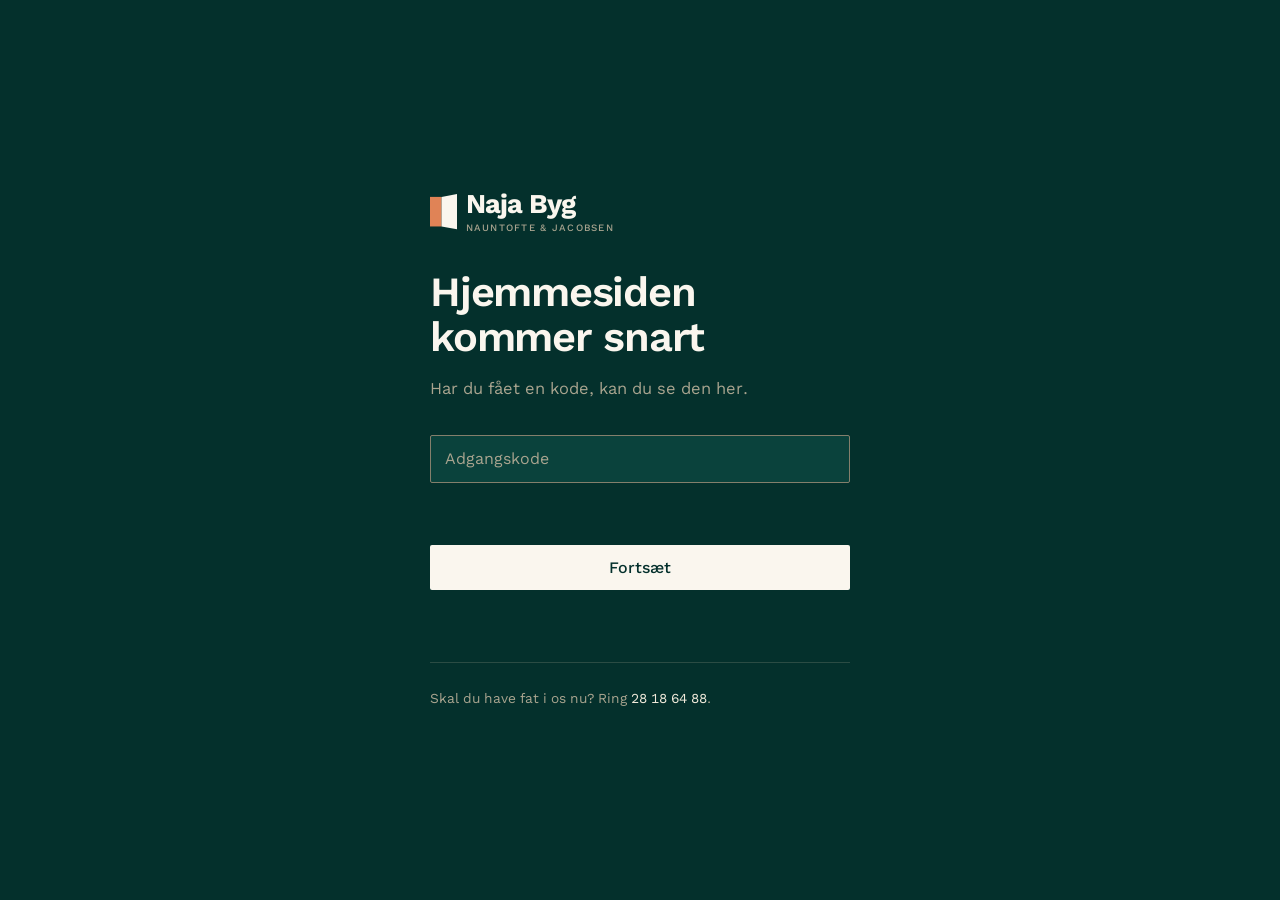
<file: index.html>
<!DOCTYPE html>
<html lang="da">
<head>
    <meta charset="UTF-8">
    <meta name="viewport" content="width=device-width, initial-scale=1.0">
    <title>Tømrer i Aarhus · Naja Byg</title>
    <meta name="description" content="Lokal tømrer i Aarhus og opland. Vinduer, døre, tag, terrasse. Åben og ærlig dialog om dine behov — og priser, der er til at stole på.">
    <link rel="canonical" href="https://najabyg.dk/">

    <meta property="og:type" content="website">
    <meta property="og:title" content="Tømrer i Aarhus · Naja Byg">
    <meta property="og:description" content="Lokal tømrer i Aarhus og opland. Vinduer, døre, tag, terrasse. Åben og ærlig dialog om dine behov — og priser, der er til at stole på.">
    <meta property="og:url" content="https://najabyg.dk/">
    <meta property="og:image" content="https://najabyg.dk/assets/og-image.jpg">
    <meta property="og:locale" content="da_DK">

    <link rel="icon" href="favicon.svg" type="image/svg+xml">
    <link rel="icon" href="favicon-32.png" type="image/png" sizes="32x32">

    <link rel="preconnect" href="https://fonts.googleapis.com">
    <link rel="preconnect" href="https://fonts.gstatic.com" crossorigin>
    <link rel="stylesheet" href="https://fonts.googleapis.com/css2?family=Work+Sans:wght@400;500;600;700&display=swap">
    <link rel="stylesheet" href="style.css">

    <!-- TODO: åbningstider (07–16 hverdage) og priceRange er antaget — ret dem, når de er besluttet. -->
    <script type="application/ld+json">
    {
      "@context": "https://schema.org",
      "@type": "GeneralContractor",
      "name": "Naja Byg",
      "alternateName": "Naja Byg — Nauntofte & Jacobsen",
      "description": "Tømrer i Aarhus og opland. Vinduer, døre, tag, tilbygning, terrasse. Én opgave ad gangen — og timeprisen står på siden.",
      "telephone": "+4528186488",
      "email": "kontakt@najabyg.dk",
      "url": "https://najabyg.dk/",
      "image": "https://najabyg.dk/assets/og-image.jpg",
      "logo": "https://najabyg.dk/favicon.svg",
      "address": {
        "@type": "PostalAddress",
        "addressLocality": "Aarhus",
        "addressCountry": "DK"
      },
      "areaServed": [
        {
          "@type": "AdministrativeArea",
          "name": "Aarhus Kommune"
        },
        {
          "@type": "AdministrativeArea",
          "name": "Skanderborg Kommune"
        },
        {
          "@type": "AdministrativeArea",
          "name": "Favrskov Kommune"
        },
        {
          "@type": "AdministrativeArea",
          "name": "Syddjurs Kommune"
        },
        {
          "@type": "AdministrativeArea",
          "name": "Odder Kommune"
        }
      ],
      "priceRange": "Timepris 781 kr. inkl. moms",
      "openingHoursSpecification": [
        {
          "@type": "OpeningHoursSpecification",
          "dayOfWeek": [
            "Monday",
            "Tuesday",
            "Wednesday",
            "Thursday",
            "Friday"
          ],
          "opens": "07:00",
          "closes": "16:00"
        }
      ]
    }
    </script>
</head>
<body>
<!--
THESIS: Forsiden er et tilbud på papir — tal, løfter og navne, sat ligeud, uden marketingsprog. Den nægter
  kategoriens mørke hero med overlay, ikonkasserne og eyebrow-labels.
OWN-WORLD: Varm hvid grund, Work Sans 600 i store grader, hårlinjer i sand-200 som eneste
  struktur, ét teal-felt (priserne), rust kun på „Skriv til os“, døråbningen som mærke.
STORY: Kunden ser en tømrer ved arbejdet, læser fem ting hun kan regne med, finder sin
  opgave, ser tallet, forstår forløbet, og ringer — nummeret er sidens sidste ord.
FIRST VIEWPORT: Fuldt foto med teal-fade fra venstre. H1 „Lokal tømrer i Aarhus og opland“,
  lead, lys knap og tekstlink. Ingen logo i heroen, ingen billedtekst.
FORM: Tilbudsdokumentet. Eget koncept fra egne aktiver; ingen lodtrækning kørt (pinned brief).
FINISH: unreviewed and undocumented is unfinished; this build ends with the finish review,
  the verdict, and DESIGN.md
-->
<!-- ═══ Header ═══ -->
<header class="hdr">
    <div class="hdr-inner">
        <a class="lockup" href="index.html" aria-label="Naja Byg — forside">
            <svg class="lockup-mark" viewBox="16 2 76 98" aria-hidden="true" focusable="false">
                <path class="door-open" d="M16,10 L48,10 L48,92 L16,92 Z"/>
                <path class="door-leaf" d="M48,10 L92,2 L92,100 L48,92 Z"/>
            </svg>
            <span class="lockup-text">
                <span class="lockup-name">Naja Byg</span>
            </span>
        </a>
        <nav class="nav-links" id="navLinks">
            <a href="ydelser.html">Ydelser</a>
            <a href="opgaver.html">Opgaver</a>
            <a href="priser.html">Priser</a>
            <a href="om-os.html">Om os</a>
            <a href="kontakt.html">Kontakt</a>
        </nav>
        <div class="hdr-contact">
            <a class="hdr-phone" href="tel:+4528186488">28 18 64 88</a>
            <a class="hdr-write" href="kontakt.html">Skriv til os</a>
        </div>
        <button class="nav-toggle" id="navToggle" aria-expanded="false" aria-controls="navLinks">Menu</button>
    </div>
</header>

<main>

    <!-- ═══ 1 · Hero ═══ -->
    <section class="hero">
        <picture class="hero-media">
            <source media="(max-width: 700px)" srcset="assets/billeder/hero/niclas-koekken-1200.jpg">
            <img src="assets/billeder/hero/niclas-koekken-2000.jpg"
                 alt="Tømrer retter overskabene op under køkkenmontering, Aarhus N 2026"
                 width="2000" height="1125" fetchpriority="high">
        </picture>
        <div class="hero-veil" aria-hidden="true"></div>
        <div class="wrap hero-inner">
            <div class="hero-content">
                <h1>Lokal tømrer i Aarhus og opland</h1>
                <p class="hero-lead">Vinduer, døre, tag, terrasse. Åben og ærlig dialog om dine behov med priser, der er til at stole på.</p>
                <div class="hero-actions">
                    <a class="btn btn--on-dark" href="tel:+4528186488">Ring 28 18 64 88</a>
                    <a class="link-more" href="kontakt.html">Skriv til os</a>
                </div>
            </div>
        </div>
    </section>

    <!-- ═══ 2 · Hvad vi laver ═══ -->
    <section class="section band-warm band-tight" id="ydelser">
        <div class="wrap">
            <h2>Hvad vi laver</h2>
            <ul class="services-strip">
                <li class="service-item"><a href="ydelser.html"><svg viewBox="0 0 48 48" aria-hidden="true"><path d="M7.5 8.6c8-.6 16.2-.5 24.6.2l.6 30.8c-8.4.4-16.6.3-25.4-.3z"/><path d="M8.2 24.1c8.1-.4 16.3-.3 23.6.2"/><path d="M20.1 9.2c.3 10 .2 20 .5 29.6"/><path d="M35.6 12.4c2.4-.2 4.2-.1 5.4.3l.4 26.3c-1.8.4-3.6.3-5.6 0"/><path d="M38.9 26.2c.9.1 1.3.6 1.2 1.6"/></svg><span>Vinduer og døre</span></a></li>
                <li class="service-item"><a href="ydelser.html"><svg viewBox="0 0 48 48" aria-hidden="true"><path d="M5.3 26.8c6.4-6.2 12.7-12.5 18.9-18.6 6.3 6 12.5 12.1 18.6 18.4"/><path d="M11.4 22.9l.4 15.8c8.3.3 16.5.3 24.8 0l.2-15.9"/><path d="M30.6 11.8l.1-5.9c1.7-.2 3.4-.2 5.1.1l-.1 11"/><path d="M11.9 29.2c8.2-1.3 16.4-1.4 24.6-.2"/><path d="M12.2 34.5c8.1-1.1 16.2-1.2 24.2 0"/></svg><span>Tag</span></a></li>
                <li class="service-item"><a href="ydelser.html"><svg viewBox="0 0 48 48" aria-hidden="true"><path d="M6.4 20.5c4.6-4.7 9.2-9.3 13.7-13.7 4.6 4.5 9.1 9.1 13.6 13.6"/><path d="M10.3 18.2l.3 20.9c6.5.3 13 .3 19.4 0l.2-20.7"/><path d="M30.1 25.1c3.9-.2 7.7-.1 11.6.3l.2 13.8c-3.9.3-7.8.3-11.7 0" stroke-dasharray="3 3.2"/><path d="M15.6 39V30c2.1-.4 4-.4 5.9 0v9"/><path d="M34.5 32.6c1.6-.2 2.9-.1 4.1.2"/></svg><span>Tilbygning &amp; renovering</span></a></li>
                <li class="service-item"><a href="ydelser.html"><svg viewBox="0 0 48 48" aria-hidden="true"><path d="M5.8 30.3c12.1-1.1 24.3-1.2 36.5-.2"/><path d="M6.2 35.4c12-.9 24-1 36 0"/><path d="M6.7 40.4c11.8-.9 23.7-1 35.5-.1"/><path d="M11.2 29.8V15.6M40.1 29.4V15.3M25.7 29.6V15.4"/><path d="M10.8 16.1c9.9-.9 19.8-1 29.6-.2"/><path d="M11 22.4c9.8-.8 19.6-.9 29.4-.1"/></svg><span>Terrasse og træværk</span></a></li>
                <li class="service-item"><a href="ydelser.html"><svg viewBox="0 0 48 48" aria-hidden="true"><path d="M6.2 13.6c12-1 24.1-1.1 35.9-.2"/><path d="M6.5 22.1c12-.9 23.9-1 35.7-.1"/><path d="M6.8 30.6c11.9-.9 23.8-1 35.5 0"/><path d="M7.1 39c11.8-.8 23.6-.9 35.2 0"/><path d="M17.4 13.9l.2 8M31.9 13.7l.2 8.2M12.1 22.4l.2 8.1M25.5 22.3l.2 8.2M36.6 22.2l.2 8.3M19.3 30.8l.2 8M33.4 30.7l.2 8.1"/></svg><span>Gulve</span></a></li>
                <li class="service-item"><a href="ydelser.html"><svg viewBox="0 0 48 48" aria-hidden="true"><path d="M6.3 22.4c12-.7 24.1-.8 36-.1"/><path d="M8.2 22.9l.4 17.2c10.5.4 21 .4 31.4 0l.3-17.1"/><path d="M8.6 31.5c10.4-.5 20.8-.6 31.2-.1"/><path d="M24.2 23.3l.2 16.5"/><path d="M14.6 27.1c1.5-.1 2.7-.1 3.8.1M29.8 27c1.5-.1 2.8-.1 3.9.1M14.9 35.6c1.4-.1 2.6-.1 3.7.1M30.1 35.5c1.4-.1 2.7-.1 3.8.1"/><path d="M29.4 22.1V13.8c0-2.3 1.6-3.9 3.7-3.9s3.6 1.6 3.6 3.9"/><path d="M27.3 22c1.4-.2 2.8-.2 4.2 0"/></svg><span>Køkkenmontering</span></a></li>
                <li class="service-item"><a href="ydelser.html"><svg viewBox="0 0 48 48" aria-hidden="true"><path d="M5.6 15.9c12.3-2.9 24.6-3 36.9-.2"/><path d="M9.6 15.2l.3 24.4M38.3 14.9l.2 24.6"/><path d="M15.2 39.2v-6.1c1.7-3 3.5-5.4 5.4-7.2 2.6-.3 5.2-.3 7.7 0 2 1.8 3.8 4.2 5.4 7.2v6.2"/><path d="M15.4 33.3c5.8-.4 11.7-.5 17.6-.1"/><path d="M18.9 36.4c.9-.1 1.6-.1 2.2 0M27.5 36.3c.9-.1 1.6-.1 2.3 0"/></svg><span>Carport og garage</span></a></li>
            </ul>
        </div>
    </section>

    <!-- ═══ 3 · Om os ═══ -->
    <section class="section band-light" id="om">
        <div class="wrap">
            <h2>Nytænkende tømrervirksomhed med 10+ års erfaring</h2>
            <div class="about" style="margin-top:28px">
                <div>
                    <p>Naja Byg er stiftet af Niclas Nauntofte og Frederik Jacobsen. Niclas med mange års erfaring som håndværker, og Frederik med en baggrund som selvstændig og i virksomhedsdrift.</p>
                    <p>Vi har altså forstand på både håndværket og virksomhedsdriften. Godt håndværk er ikke nok i sig selv — det er en vigtig komponent i helhedsoplevelsen.</p>
                </div>
                <div class="about-people">
                    <div><b>Niclas Nauntofte</b>Uddannet tømrer, 10+ år i faget.</div>
                    <div><b>Frederik Jacobsen</b>Selvstændig, virksomhedsdrift.</div>
                    <div><a class="link-more" style="margin-top:4px" href="om-os.html">Læs mere om os</a></div>
                </div>
            </div>
        </div>
    </section>

    <!-- ═══ 4 · Opgaver — side om side ═══ -->
    <section class="section band-warm" id="opgaver">
        <div class="wrap">
            <h2>Det har vi bygget</h2>
            <p class="section-intro">Hvad det var, hvor længe det tog, og hvad det kostede.</p>
            <div class="cards">
                <!-- TODO: omfang, varighed og pris skal udfyldes med de faktiske tal. -->
                <article class="card">
                    <div class="card-media"><img src="assets/billeder/Skovvangsvej/Køkken/Efter/IMG_6435.jpeg" alt="Nyt køkken monteret i lejlighed, Aarhus N 2026" loading="lazy"></div>
                    <div class="card-body">
                        <h3>Nyt køkken</h3>
                        <p class="card-desc">Montering, tilpasning og bordplade. Aarhus N, 2026.</p>
                        <dl class="card-specs">
                        <div class="row"><dt>Omfang</dt><dd class="is-todo">udfyldes</dd></div>
                        <div class="row"><dt>Varighed</dt><dd class="is-todo">udfyldes</dd></div>
                        <div class="row"><dt>Materialer</dt><dd class="is-todo">udfyldes</dd></div>
                        </dl>
                        <p class="card-price is-todo">udfyldes<small>kr. inkl. moms</small></p>
                        <div class="card-more">Én sætning i egen stemme — helst om noget, der gik anderledes end planlagt.<span class="sig">Udfyldes</span></div>
                        <div class="card-actions">
                            <button class="btn btn--secondary card-toggle" type="button" aria-expanded="false"><span class="when-closed">Se mere</span><span class="when-open">Se mindre</span><svg viewBox="0 0 12 12" aria-hidden="true"><path d="M2 4.5l4 4 4-4"/></svg></button>
                            <a class="btn btn--primary" href="kontakt.html">Kontakt os</a>
                        </div>
                    </div>
                </article>
                <article class="card">
                    <div class="card-media"><img src="assets/billeder/Skovvangsvej/Færdig lejlighed/IMG_6432.jpeg" alt="Nyt plankegulv og nye lofter i stue, Aarhus N 2026" loading="lazy"></div>
                    <div class="card-body">
                        <h3>Nye gulve og lofter</h3>
                        <p class="card-desc">Plankegulv, nye lofter og lister. Aarhus N, 2026.</p>
                        <dl class="card-specs">
                        <div class="row"><dt>Omfang</dt><dd class="is-todo">udfyldes</dd></div>
                        <div class="row"><dt>Varighed</dt><dd class="is-todo">udfyldes</dd></div>
                        <div class="row"><dt>Materialer</dt><dd class="is-todo">udfyldes</dd></div>
                        </dl>
                        <p class="card-price is-todo">udfyldes<small>kr. inkl. moms</small></p>
                        <div class="card-more">Én sætning i egen stemme — helst om noget, der gik anderledes end planlagt.<span class="sig">Udfyldes</span></div>
                        <div class="card-actions">
                            <button class="btn btn--secondary card-toggle" type="button" aria-expanded="false"><span class="when-closed">Se mere</span><span class="when-open">Se mindre</span><svg viewBox="0 0 12 12" aria-hidden="true"><path d="M2 4.5l4 4 4-4"/></svg></button>
                            <a class="btn btn--primary" href="kontakt.html">Kontakt os</a>
                        </div>
                    </div>
                </article>
                <article class="card">
                    <div class="card-media card-media--empty">Telefonfoto i 4:3.<br>Indsæt eget foto af opgaven.</div>
                    <div class="card-body">
                        <h3>Terrasse i lærk</h3>
                        <p class="card-desc">Eksempel: sådan ser en opgave ud, når den er lagt op.</p>
                        <dl class="card-specs">
                        <div class="row"><dt>Omfang</dt><dd>34 m² terrasse, 11 m rækværk</dd></div>
                        <div class="row"><dt>Varighed</dt><dd>9 arbejdsdage</dd></div>
                        <div class="row"><dt>Materialer</dt><dd>Lærketræ, rustfrie skruer</dd></div>
                        </dl>
                        <p class="card-price">61.400<small>kr. inkl. moms</small></p>
                        <div class="card-more">„Underlaget var dårligere, end vi regnede med. Vi lagde to ekstra strøer — og sagde det, før vi gjorde det.“<span class="sig">Eksempel</span></div>
                        <div class="card-actions">
                            <button class="btn btn--secondary card-toggle" type="button" aria-expanded="false"><span class="when-closed">Se mere</span><span class="when-open">Se mindre</span><svg viewBox="0 0 12 12" aria-hidden="true"><path d="M2 4.5l4 4 4-4"/></svg></button>
                            <a class="btn btn--primary" href="kontakt.html">Kontakt os</a>
                        </div>
                    </div>
                </article>
            </div>
            <a class="link-more" href="opgaver.html">Alle opgaver</a>
        </div>
    </section>

    <!-- ═══ 5 · Billeder ═══ -->
    <section class="section band-light" id="billeder">
        <div class="wrap">
            <h2>Sådan ser det ud, når vi er færdige</h2>
        </div>
        <div class="mosaic mosaic--bleed">
            <figure class="m1"><img src="assets/billeder/Skovvangsvej/Færdig lejlighed/IMG_6446.jpeg" alt="Nyt badeværelse med bryggers, Aarhus N 2026" loading="lazy"></figure>
            <figure class="m2"><img src="assets/billeder/Skovvangsvej/Færdig lejlighed/IMG_6434.jpeg" alt="Færdigt køkken, Aarhus N 2026" loading="lazy"></figure>
            <figure class="m3"><img src="assets/billeder/Skovvangsvej/Færdig lejlighed/IMG_6443.jpeg" alt="Badeværelse, Aarhus N 2026" loading="lazy"></figure>
            <figure class="m4"><img src="assets/billeder/Skovvangsvej/Færdig lejlighed/IMG_6437.jpeg" alt="Arbejdsplads i stue, Aarhus N 2026" loading="lazy"></figure>
        </div>
        <div class="wrap">
            <p class="mosaic-caption">Skovvangsvej, Aarhus N, 2026. Flere billeder, før og efter, på <a href="opgaver.html">Opgaver</a>.</p>
        </div>
    </section>

    <!-- ═══ 6 · Priser ═══ -->
    <section class="price-block" id="priser">
        <div class="wrap">
            <h2>Vores priser</h2>
            <!-- TODO: timeprisen er guidens markedsestimat. Kørsel og materialetillæg skal verificeres. -->
            <div class="price-lines">
                <div class="price-line">
                    <div><span class="lbl">Timepris</span><p class="sub">Inkl. moms. 625 kr. ekskl. Svend og lærling står i prislisten.</p></div>
                    <span class="val">781 kr.<small>pr. time</small></span>
                </div>
                <div class="price-line">
                    <div><span class="lbl">Kørsel</span><p class="sub is-todo">Inden for Aarhus og 25 km.</p></div>
                    <span class="val is-todo">0 kr.</span>
                </div>
                <div class="price-line">
                    <div><span class="lbl">Materialer</span><p class="sub is-todo">Skal verificeres.</p></div>
                    <span class="val is-todo">Indkøbspris + 10 %</span>
                </div>
            </div>
            <p class="price-threshold">Vi siger til, hvis det tager længere tid end ventet.</p>
            <a class="link-more" href="priser.html">Hele prislisten</a>
        </div>
    </section>

    <!-- ═══ 7 · Proces og løfter ═══ -->
    <section class="section band-light" id="forloeb">
        <div class="wrap">
            <h2>Vores proces og løfter til dig</h2>
            <ol class="flow">
                <li><strong>Du ringer eller skriver.</strong><p>Du får svar samme hverdag — også hvis svaret er nej.</p></li>
                <li><strong>Vi kommer ud og måler op.</strong><p>Vi stiller <a href="kontakt.html#spoergsmaal">de fem spørgsmål, vi altid stiller</a>. Det koster ikke noget.</p></li>
                <li><strong>Du får et tilbud.</strong><p>Timepris, forventet timeantal, og hvad der kan få tallet til at ændre sig. Du bestemmer.</p></li>
                <li><strong>Vi laver det.</strong><p>Én opgave ad gangen, de samme folk hele vejen. Og vi afleverer sammen med dig.</p></li>
            </ol>
            <ol class="promise-chain">
                <li>Vi kommer som lovet.</li>
                <li>Du har kun med personer at gøre, du kender – og som kender dig.</li>
                <li>Transparent kommunikation.<small>Det betyder også ingen prisoverraskelser eller glemte aftaler.</small></li>
                <li>Vores opgave er først færdig, når du er tilfreds.</li>
            </ol>
            <!-- TODO: assets/tilbud-eksempel.pdf er en placeholder, indtil et rigtigt, anonymiseret tilbud findes. -->
            <a class="link-more" href="assets/tilbud-eksempel.pdf">Se, hvordan et tilbud fra os ser ud</a>
        </div>
    </section>

    <!-- ═══ 8 · Kontakt ═══ -->
    <section class="close band-warm" id="kontakt">
        <div class="wrap">
            <h2>Kontakt os</h2>
            <a class="close-phone" href="tel:+4528186488">28 18 64 88</a>
            <div class="close-row">
                <p>Vi tager en uformel og uforpligtende snak om dine behov. Sammen finder vi den løsning, der passer bedst til jer. Du får svar samme hverdag.</p>
                <a class="btn btn--accent" href="kontakt.html">Skriv til os</a>
            </div>
        </div>
    </section>

</main>

<!-- ═══ Footer ═══ -->
<footer class="footer">
    <div class="wrap">
        <div class="footer-grid">
            <div>
                <a class="lockup lockup--on-dark lockup--full" href="index.html" aria-label="Naja Byg — forside">
            <svg class="lockup-mark" viewBox="16 2 76 98" aria-hidden="true" focusable="false">
                <path class="door-open" d="M16,10 L48,10 L48,92 L16,92 Z"/>
                <path class="door-leaf" d="M48,10 L92,2 L92,100 L48,92 Z"/>
            </svg>
            <span class="lockup-text">
                <span class="lockup-name">Naja Byg</span>
                <span class="lockup-sub">Nauntofte &amp; Jacobsen</span>
            </span>
        </a>
                <p style="margin-top:20px">Tømrer i Aarhus og opland. Én opgave ad gangen — og timeprisen står på siden.</p>
            </div>
            <div>
                <h4>Kontakt</h4>
                <ul>
                    <li><a href="tel:+4528186488">28 18 64 88</a></li>
                    <li><a href="mailto:kontakt@najabyg.dk">kontakt@najabyg.dk</a></li>
                    <li>Aarhus og opland</li>
                </ul>
            </div>
            <div>
                <h4>Sider</h4>
                <ul>
                    <li><a href="ydelser.html">Ydelser</a></li>
                    <li><a href="opgaver.html">Opgaver</a></li>
                    <li><a href="priser.html">Priser</a></li>
                    <li><a href="om-os.html">Om os</a></li>
                    <li><a href="kontakt.html">Kontakt</a></li>
                </ul>
            </div>
        </div>
        <!-- ÅBENT PUNKT: CVR-forholdet skal afklares med advokat før live. Se CLAUDE.md. -->
        <div class="footer-base">
            <span>© 2026 Naja Byg</span>
            <span>NAJA Ejendomsinvest ApS, CVR 46 14 14 66</span>
        </div>
    </div>
</footer>

<script src="script.js"></script>
</body>
</html>
</file>
<file: style.css>
/* ══════════════════════════════════════════════════════════════
   Naja Byg — hjemmeside
   Bygget på designguide v4.8 (naja-byg-designguide-v4.html)
   Alle farver via custom properties. Aldrig hardkodet hex.
   ══════════════════════════════════════════════════════════════ */

/* ── Design tokens ───────────────────────────────────────────── */
:root {
    /* Teal — brandets sort */
    --nb-teal-950: #04302C;
    --nb-teal-900: #063A35;
    --nb-teal-800: #0A423C;
    --nb-teal-700: #0F5A50;

    /* Sand — grundflade. Varm hvid, besluttet 7. september 2026. Læses som hvid, er det ikke. */
    --nb-sand-50:  #FAF6EE;
    --nb-sand-100: #F1EADB;
    --nb-sand-200: #E4DAC5;

    /* Sten — mellemtoner */
    --nb-sten-400: #A9A48F;
    --nb-sten-500: #847F6C;
    --nb-sten-600: #5C5A4F;
    --nb-sten-700: #474639;

    /* Rust — accent, 3 % */
    --nb-rust-400: #E08356;
    --nb-rust-600: #A8431F;
    --nb-rust-700: #8A3417;

    /* Logoets eget blad — bruges KUN i mærket, aldrig andre steder */
    --nb-logo-ink: #064E3B;

    /* Skrift — én familie til alt. Work Sans har ingen bredde-akse. */
    --nb-font-display: "Work Sans", system-ui, -apple-system, "Helvetica Neue", Arial, sans-serif;
    --nb-font-body:    "Work Sans", system-ui, -apple-system, "Helvetica Neue", Arial, sans-serif;

    /* Semantiske aliaser — brug disse i komponenter */
    --nb-bg:              var(--nb-sand-50);
    --nb-bg-subtle:       var(--nb-sand-100);
    --nb-bg-inverse:      var(--nb-teal-950);
    --nb-text:            var(--nb-teal-900);
    --nb-text-heading:    var(--nb-teal-950);
    --nb-text-muted:      var(--nb-sten-600);
    --nb-text-lead:       var(--nb-sten-700);
    --nb-text-on-dark:    var(--nb-sand-100);
    --nb-text-muted-dark: var(--nb-sten-400);
    --nb-border:          var(--nb-sand-200);   /* dekorativ */
    --nb-border-ui:       var(--nb-sten-500);   /* funktionel, klarer 3:1 */
    --nb-accent:          var(--nb-rust-600);
    --nb-accent-on-dark:  var(--nb-rust-400);
    --nb-focus:           var(--nb-rust-600);

    /* Rum, form, skygge */
    --nb-radius:    2px;
    --nb-shadow:    0 1px 2px rgba(4, 48, 44, .07);
    --nb-max-width: 1140px;
    --nb-measure:   68ch;

    /* Rum-basis 4 px */
    --sp-2:  8px;
    --sp-3:  12px;
    --sp-4:  16px;
    --sp-6:  24px;
    --sp-8:  32px;
    --sp-12: 48px;
    --sp-16: 64px;
    --sp-24: 96px;
}

/* ── Grundlag ────────────────────────────────────────────────── */
*, *::before, *::after { box-sizing: border-box; }

html { scroll-behavior: smooth; scroll-padding-top: 96px; }

body {
    margin: 0;
    background: var(--nb-bg);
    color: var(--nb-text);
    font-family: var(--nb-font-body);
    font-size: 16.5px;
    line-height: 1.62;
    font-variant-numeric: tabular-nums;
    -webkit-font-smoothing: antialiased;
}

h1, h2, h3, h4 {
    font-family: var(--nb-font-display);
    font-weight: 600;             /* 700 er reserveret til ordmærket */
    letter-spacing: -.03em;
    color: var(--nb-text-heading);
    text-wrap: balance;
    margin: 0;
}

h1 { font-size: clamp(2.5rem, 5.6vw, 4.2rem); line-height: 1.03; }
h2 { font-size: clamp(1.8rem, 3.3vw, 2.6rem); line-height: 1.1; }
h3 { font-size: 1.34rem; line-height: 1.25; }
h4 { font-size: 1.06rem; line-height: 1.3; }

p { margin: 0 0 1em; }
p:last-child { margin-bottom: 0; }

a { color: var(--nb-accent); text-underline-offset: 3px; }
a:hover { color: var(--nb-rust-700); }

strong { font-weight: 600; color: var(--nb-text-heading); }

img {
    max-width: 100%;
    display: block;
    /* Ensartet grading. Trækker telefonens kolde look mod brandets varme neutral. */
    filter: saturate(.96) contrast(1.05) brightness(1.02);
}

:focus-visible {
    outline: 2px solid var(--nb-focus);
    outline-offset: 2px;
    border-radius: var(--nb-radius);
}

::selection { background: var(--nb-rust-400); color: var(--nb-teal-950); }

/* ── Layout ──────────────────────────────────────────────────── */
.wrap {
    max-width: var(--nb-max-width);
    margin: 0 auto;
    padding: 0 clamp(20px, 5vw, 48px);
}

.col { max-width: var(--nb-measure); }

.section {
    padding: clamp(56px, 8vw, 96px) 0;
}



.section-head {
    display: grid;
    gap: var(--sp-3);
    margin-bottom: clamp(28px, 4vw, 44px);
}
.section-head h2 { max-width: 24ch; }


.lead {
    font-size: 1.16rem;
    line-height: 1.55;
    color: var(--nb-text-lead);
    max-width: var(--nb-measure);
}

.muted { color: var(--nb-text-muted); }

.hairline {
    border: 0;
    border-top: 1px solid var(--nb-border);
    margin: 0;
}

/* Brandets ejede grafiske element — den vandrette linje */
.rule {
    width: 56px;
    height: 3px;
    background: var(--nb-accent);
    border: 0;
    margin: 0 0 var(--sp-6);
}

.grid-2 {
    display: grid;
    grid-template-columns: repeat(auto-fit, minmax(min(100%, 300px), 1fr));
    gap: clamp(24px, 4vw, 48px);
}

.grid-3 {
    display: grid;
    grid-template-columns: repeat(auto-fit, minmax(min(100%, 290px), 1fr));
    gap: clamp(20px, 3vw, 32px);
}

/* ── Logo-lockup ────────────────────────────────────────────
   Døråbningen (E8) + „Naja Byg“. Bladet skifter farve i negativ;
   åbningen er altid Rust 400. */
.lockup {
    display: inline-flex;
    align-items: center;
    gap: .3em;
    font-size: 1.3rem;
    color: var(--nb-logo-ink);
    text-decoration: none;
    line-height: 1;
    white-space: nowrap;
    flex: none;
}
.lockup:hover { color: var(--nb-logo-ink); }
.lockup-mark { height: 1.3em; width: auto; flex: none; filter: none; }
.lockup-mark .door-open { fill: var(--nb-rust-400); }
.lockup-mark .door-leaf { fill: var(--nb-logo-ink); }
.lockup-text { display: flex; flex-direction: column; gap: .18em; }
.lockup-name { font-family: var(--nb-font-display); font-weight: 700; letter-spacing: -.035em; font-size: 1em; line-height: 1; }
.lockup-sub {
    font-family: var(--nb-font-body); font-weight: 500; font-size: .36em;
    letter-spacing: .13em; text-transform: uppercase; color: var(--nb-sten-600);
    white-space: nowrap; line-height: 1;
}
.lockup--on-dark { color: var(--nb-sand-50); }
.lockup--on-dark:hover { color: var(--nb-sand-50); }
.lockup--on-dark .lockup-mark .door-leaf { fill: var(--nb-sand-50); }
.lockup--on-dark .lockup-sub { color: var(--nb-sten-400); }
.lockup--full { font-size: clamp(1.7rem, 3.4vw, 2.3rem); }

/* ── Header ─────────────────────────────────────────────────
   Én lys bjælke. Mærket til venstre, sider i midten, nummeret til højre.
   Nummeret er det stærkeste element — det er det, kunden skal bruge. */
.hdr {
    position: sticky;
    top: 0;
    z-index: 100;
    background: var(--nb-bg);
    border-bottom: 1px solid var(--nb-border);
}

.hdr-inner {
    max-width: var(--nb-max-width);
    margin: 0 auto;
    padding: 14px clamp(20px, 5vw, 48px);
    display: flex;
    align-items: center;
    gap: clamp(20px, 3vw, 40px);
}

.nav-links {
    margin-left: auto;
    display: flex;
    gap: clamp(16px, 2vw, 28px);
    align-items: center;
}
.nav-links a {
    color: var(--nb-teal-900);
    text-decoration: none;
    font-size: .96rem;
    min-height: 44px;
    display: inline-flex;
    align-items: center;
    border-bottom: 2px solid transparent;
}
.nav-links a:hover,
.nav-links a[aria-current="page"] { color: var(--nb-teal-950); border-bottom-color: var(--nb-teal-950); }

.hdr-contact {
    display: flex;
    align-items: center;
    gap: clamp(12px, 1.6vw, 22px);
    padding-left: clamp(12px, 2vw, 28px);
    border-left: 1px solid var(--nb-border);
}
.hdr-phone {
    font-family: var(--nb-font-display);
    font-weight: 600;
    font-size: 1.12rem;
    letter-spacing: -.02em;
    color: var(--nb-teal-950);
    text-decoration: none;
    white-space: nowrap;
    min-height: 44px;
    display: inline-flex;
    align-items: center;
}
.hdr-phone:hover { color: var(--nb-accent); }
.hdr-write {
    font-size: .94rem;
    color: var(--nb-teal-900);
    text-decoration: none;
    white-space: nowrap;
    border-bottom: 1px solid var(--nb-border-ui);
    min-height: 44px;
    display: inline-flex;
    align-items: center;
}
.hdr-write:hover { color: var(--nb-accent); border-bottom-color: var(--nb-accent); }

.nav-toggle {
    display: none;
    min-width: 44px;
    min-height: 44px;
    background: transparent;
    border: 1px solid var(--nb-border-ui);
    border-radius: var(--nb-radius);
    color: var(--nb-teal-950);
    font: inherit;
    font-size: .9rem;
    cursor: pointer;
}

@media (max-width: 900px) {
    .hdr-write { display: none; }
    .nav-links a { font-size: .9rem; }
}
@media (max-width: 760px) {
    .hdr-inner { flex-wrap: wrap; gap: 12px; }
    .hdr-contact { margin-left: auto; border-left: 0; padding-left: 0; }
    .nav-toggle { display: block; }
    .nav-links {
        display: none;
        width: 100%;
        flex-direction: column;
        align-items: flex-start;
        gap: 0;
        margin: 0;
        order: 3;
        border-top: 1px solid var(--nb-border);
    }
    .nav-links.is-open { display: flex; }
    .nav-links a { width: 100%; border-bottom: 1px solid var(--nb-border); }
}

/* ── Knapper ─────────────────────────────────────────────────
   Knaptekst er altid verbum + objekt. */
.btn {
    display: inline-flex;
    align-items: center;
    justify-content: center;
    min-height: 44px;
    padding: 12px 24px;
    border-radius: var(--nb-radius);
    border: 1px solid transparent;
    font-family: inherit;
    font-size: 1rem;
    font-weight: 500;
    text-decoration: none;
    cursor: pointer;
    transition: background-color 180ms ease-out, color 180ms ease-out, border-color 180ms ease-out;
}

.btn--primary {
    background: var(--nb-teal-950);
    color: var(--nb-sand-50);
}
.btn--primary:hover { background: var(--nb-teal-800); color: var(--nb-sand-50); }

/* Højst én accentknap pr. skærmbillede */
.btn--accent {
    background: var(--nb-accent);
    color: var(--nb-sand-50);
}
.btn--accent:hover { background: var(--nb-rust-700); color: var(--nb-sand-50); }

.btn--secondary {
    background: transparent;
    color: var(--nb-teal-950);
    border-color: var(--nb-border-ui);
}
.btn--secondary:hover { border-color: var(--nb-teal-950); color: var(--nb-teal-950); }

.btn--on-dark {
    background: var(--nb-sand-50);
    color: var(--nb-teal-950);
}
.btn--on-dark:hover { background: var(--nb-sand-100); color: var(--nb-teal-950); }

.btn-row {
    display: flex;
    flex-wrap: wrap;
    gap: var(--sp-3);
    margin-top: var(--sp-8);
}

/* ── Hero ────────────────────────────────────────────────────
   Fuldt billede med teal-fade fra venstre. Tekst og handling til venstre.
   Ingen logo, ingen billedtekst. Fotoet afdækkes én gang (400 ms). */
.hero {
    position: relative;
    isolation: isolate;
    overflow: hidden;
    background: var(--nb-teal-950);
    min-height: clamp(520px, 74vh, 760px);
    display: flex;
    align-items: center;
    padding: clamp(56px, 9vw, 104px) 0;
}
.hero-media { position: absolute; inset: 0; z-index: -2; }
.hero-media img { width: 100%; height: 100%; object-fit: cover; object-position: 50% 50%; }
.hero-veil {
    position: absolute; inset: 0; z-index: -1;
    background: linear-gradient(to top,
        rgba(4, 48, 44, .96) 0%, rgba(4, 48, 44, .90) 48%, rgba(4, 48, 44, .55) 76%, rgba(4, 48, 44, .28) 100%);
}
@media (min-width: 760px) {
    .hero-veil {
        background:
            linear-gradient(98deg,
                rgba(4, 48, 44, .97) 0%, rgba(4, 48, 44, .94) 30%, rgba(4, 48, 44, .74) 48%,
                rgba(4, 48, 44, .30) 66%, rgba(4, 48, 44, .06) 83%, rgba(4, 48, 44, 0) 100%),
            linear-gradient(to top, rgba(4, 48, 44, .30), rgba(4, 48, 44, 0) 40%);
    }
}
.hero-inner { width: 100%; }
.hero-content { max-width: 36rem; }
.hero h1 {
    color: var(--nb-sand-50);
    font-size: clamp(2.5rem, 5.2vw, 4.2rem);
    line-height: 1.04;
    max-width: 14ch;
}
.hero-lead {
    margin: clamp(20px, 3vw, 28px) 0 0;
    color: var(--nb-sand-100);
    font-size: clamp(1.06rem, 1.7vw, 1.24rem);
    line-height: 1.5;
    max-width: 42ch;
}
.hero-actions {
    display: flex; align-items: center; flex-wrap: wrap;
    gap: 12px 28px;
    margin-top: clamp(28px, 4vw, 40px);
}
.hero-actions .link-more { margin: 0; color: var(--nb-sand-100); border-bottom-color: var(--nb-sten-500); }
.hero-actions .link-more:hover { color: var(--nb-rust-400); border-bottom-color: var(--nb-rust-400); }
@media (prefers-reduced-motion: no-preference) {
    @keyframes door-open { from { clip-path: inset(0 0 0 100%); } to { clip-path: inset(0 0 0 0); } }
    .hero-media img { animation: door-open 400ms cubic-bezier(.2, .8, .2, 1) both; }
}
@media (max-width: 759px) {
    .hero { align-items: flex-end; min-height: clamp(540px, 82vh, 720px); }
    .hero-actions { flex-direction: column; align-items: stretch; gap: 12px; }
    .hero-actions .btn { width: 100%; }
    .hero-actions .link-more { align-self: flex-start; }
}

/* ── Tabeller ────────────────────────────────────────────────── */
.table-wrap {
    overflow-x: auto;
    border: 1px solid var(--nb-border);
    margin-top: var(--sp-8);
    background: var(--nb-bg-subtle);
}

table { border-collapse: collapse; width: 100%; min-width: 560px; }

th, td {
    text-align: left;
    padding: 13px var(--sp-4);
    border-bottom: 1px solid var(--nb-border);
    font-size: .94rem;
    vertical-align: top;
}
tr:last-child td { border-bottom: 0; }

th {
    font-size: .68rem;
    font-weight: 600;
    letter-spacing: .13em;
    text-transform: uppercase;
    color: var(--nb-sten-700);
    background: var(--nb-sand-200);
    white-space: nowrap;
}

td.num {
    font-variant-numeric: tabular-nums;
    white-space: nowrap;
    color: var(--nb-text-heading);
    font-weight: 500;
}
td.name { font-weight: 600; color: var(--nb-text-heading); }

.table-note {
    margin-top: var(--sp-3);
    font-size: .86rem;
    color: var(--nb-text-muted);
}

/* ── Gør / gør ikke ──────────────────────────────────────────── */
.yesno {
    display: grid;
    grid-template-columns: repeat(auto-fit, minmax(min(100%, 290px), 1fr));
    gap: clamp(24px, 4vw, 48px);
    margin-top: var(--sp-8);
}

.list-plain, .list-do, .list-dont {
    list-style: none;
    margin: var(--sp-3) 0 0;
    padding: 0;
    display: flex;
    flex-direction: column;
    gap: 10px;
}

.list-do li, .list-dont li, .list-plain li {
    font-size: .98rem;
    line-height: 1.45;
    padding-left: 26px;
    position: relative;
    color: var(--nb-text);
}
.list-do li::before, .list-dont li::before, .list-plain li::before {
    position: absolute;
    left: 0;
    top: 0;
    font-weight: 700;
}
.list-do li::before   { content: "+"; color: var(--nb-text-heading); }
.list-dont li::before { content: "\2013"; color: var(--nb-accent); }
.list-plain li::before { content: "\2014"; color: var(--nb-sten-500); }


/* ── Note / fremhævning ──────────────────────────────────────── */
.note {
    margin-top: var(--sp-6);
    padding: var(--sp-4) var(--sp-6);
    border-left: 1px solid var(--nb-border-ui);
    background: transparent;
    max-width: 74ch;
}
.note p { font-size: .96rem; color: var(--nb-text-muted); }
.note 

/* ── Formularfelter ─────────────────────────────────────────── */
.form { max-width: 560px; margin-top: var(--sp-8); }

.field { margin-bottom: var(--sp-6); }

.field label {
    display: block;
    font-size: .95rem;
    font-weight: 500;
    color: var(--nb-text-heading);
    margin-bottom: 7px;
}

.field input,
.field select,
.field textarea {
    width: 100%;
    min-height: 44px;
    padding: 11px 14px;
    font-family: inherit;
    font-size: 1rem;
    color: var(--nb-text);
    background: var(--nb-bg);
    border: 1px solid var(--nb-border-ui);
    border-radius: var(--nb-radius);
}
.field textarea { min-height: 120px; resize: vertical; line-height: 1.55; }

.field input:focus-visible,
.field select:focus-visible,
.field textarea:focus-visible {
    outline: 2px solid var(--nb-focus);
    outline-offset: 1px;
    border-color: var(--nb-focus);
}

/* Hvert felt har en hjælpetekst, der forklarer, hvorfor vi spørger. */
.field .help {
    margin: 6px 0 0;
    font-size: .87rem;
    color: var(--nb-text-muted);
}

/* ── Før/efter-slider ────────────────────────────────────────
   Den vigtigste bevægelse på sitet. Brugeren trækker selv. */
.ba {
    position: relative;
    overflow: hidden;
    border: 1px solid var(--nb-border);
    background: var(--nb-bg-subtle);
    aspect-ratio: 4 / 3;
    touch-action: pan-y;
    user-select: none;
}

.ba img {
    position: absolute;
    inset: 0;
    width: 100%;
    height: 100%;
    object-fit: cover;
    pointer-events: none;
}

.ba-after { clip-path: inset(0 0 0 var(--pos, 50%)); }

.ba-handle {
    position: absolute;
    top: 0;
    bottom: 0;
    left: var(--pos, 50%);
    width: 3px;
    background: var(--nb-sand-50);
    transform: translateX(-50%);
    pointer-events: none;
}
.ba-handle::after {
    content: "";
    position: absolute;
    top: 50%;
    left: 50%;
    width: 44px;
    height: 44px;
    transform: translate(-50%, -50%);
    background: var(--nb-sand-50);
    border: 2px solid var(--nb-teal-950);
    border-radius: 50%;
}

.ba-tag {
    position: absolute;
    bottom: var(--sp-3);
    padding: 5px 11px;
    font-size: .68rem;
    font-weight: 600;
    letter-spacing: .13em;
    text-transform: uppercase;
    background: var(--nb-teal-950);
    color: var(--nb-sand-50);
    pointer-events: none;
}
.ba-tag--before { left: var(--sp-3); }
.ba-tag--after  { right: var(--sp-3); }

.ba-caption {
    margin-top: var(--sp-3);
    font-size: .88rem;
    color: var(--nb-text-muted);
}

/* ── Galleri ─────────────────────────────────────────────────── */
.gallery {
    display: grid;
    grid-template-columns: repeat(auto-fill, minmax(min(100%, 240px), 1fr));
    gap: var(--sp-3);
    margin-top: var(--sp-8);
}
.gallery figure { margin: 0; }
.gallery img {
    width: 100%;
    aspect-ratio: 4 / 3;
    object-fit: cover;
    border: 1px solid var(--nb-border);
}
.gallery figcaption {
    margin-top: 6px;
    font-size: .82rem;
    color: var(--nb-text-muted);
}

/* ── Personkort ──────────────────────────────────────────────── */
.person {
    display: grid;
    gap: var(--sp-4);
}
.person img {
    width: 100%;
    aspect-ratio: 4 / 5;
    object-fit: cover;
    border: 1px solid var(--nb-border);
}
.person-name { font-size: 1.34rem; }
.person-role {
    font-size: .72rem;
    font-weight: 600;
    letter-spacing: .14em;
    text-transform: uppercase;
    color: var(--nb-sten-700);
    margin-top: 3px;
}
.person-phone {
    display: inline-flex;
    align-items: center;
    min-height: 44px;
    font-weight: 500;
    font-size: 1.06rem;
}

/* ── Footer ──────────────────────────────────────────────────
   Lys, med hårlinje. Prisfeltet er sidens eneste mørke felt. */
.footer {
    background: var(--nb-bg-inverse);
    color: var(--nb-text-muted-dark);
    padding: clamp(48px, 7vw, 80px) 0 var(--sp-8);
    font-size: .94rem;
}
.footer a { color: var(--nb-sand-100); text-decoration: none; }
.footer a:hover { color: var(--nb-rust-400); }
.footer h4 { color: var(--nb-sand-50); margin-bottom: var(--sp-3); }
.footer-grid {
    display: grid;
    grid-template-columns: repeat(auto-fit, minmax(min(100%, 220px), 1fr));
    gap: clamp(28px, 4vw, 48px);
}
.footer ul { list-style: none; margin: 0; padding: 0; display: grid; gap: 7px; }
.footer-base {
    margin-top: clamp(32px, 5vw, 56px);
    padding-top: var(--sp-6);
    border-top: 1px solid rgba(169, 164, 143, .3);
    display: flex;
    flex-wrap: wrap;
    gap: var(--sp-4) var(--sp-8);
    justify-content: space-between;
    font-size: .86rem;
    color: var(--nb-sten-400);
}

/* ── Bevægelse ───────────────────────────────────────────────
   Bevægelse, der bekræfter noget brugeren gør, er god.
   Bevægelse, der optræder af sig selv, er dekoration.
   Intet over 400 ms. Intet gentager sig. */
@media (prefers-reduced-motion: no-preference) {
    @supports (animation-timeline: view()) {
        @keyframes rise {
            from { opacity: 0; translate: 0 14px; }
        }
        .reveal {
            animation: rise 320ms ease-out both;
            animation-timeline: view();
            animation-range: entry 10% cover 26%;
        }
    }

    /* Blødt sideskift mellem alle sider */
    @view-transition { navigation: auto; }
}

@media (prefers-reduced-motion: reduce) {
    html { scroll-behavior: auto; }
    *, *::before, *::after {
        animation-duration: .001ms !important;
        animation-iteration-count: 1 !important;
        transition-duration: .001ms !important;
    }
}

/* ── Print ───────────────────────────────────────────────────── */
@media print {
    .phonebar, .nav, .btn-row { display: none; }
    body { background: #fff; font-size: 11pt; }
}

/* ── Hjælpeklasser ───────────────────────────────────────────── */
.visually-hidden {
    position: absolute;
    width: 1px; height: 1px;
    padding: 0; margin: -1px;
    overflow: hidden;
    clip-path: inset(50%);
    white-space: nowrap;
}

/* Uudfyldte fakta — skal være synlige, så de ikke går live ved et uheld. */
.todo-fact {
    color: var(--nb-sten-600);
    font-style: italic;
    border-bottom: 1px dashed var(--nb-border-ui);
}

/* Redigeringstilstand — felter der endnu ikke er udfyldt.
   Skal være tomme, når sitet går live. */
.is-todo {
    color: var(--nb-sten-500);
    font-style: italic;
}
.jobcard-quote.is-todo { border-top-style: dashed; }

/* Tom fotoplads — jobkort uden eget billede endnu.
   Et jobkort må aldrig bære et foto fra en anden opgave. */

/* ── Bånd ────────────────────────────────────────────────────
   Siden skifter materiale ned gennem sektionerne, ikke bare farve:
   foto → varm flade → hvid → varm flade → fuldbredde-foto → teal →
   hvid → varm flade → teal. Det er rytmen, ikke zebrastriber. */
.band-warm  { background: var(--nb-bg-subtle); }
.band-light { background: var(--nb-bg); }
.band-tight { padding-top: clamp(44px, 6vw, 72px); padding-bottom: clamp(44px, 6vw, 72px); }

/* Rissestregen — tømrerens blyantstreg før snittet. Sidens ene strukturmærke.
   Sektioner adskilles af materialeskift, ikke af linjer. */

.section h2::before, .price-block h2::before, .close h2::before {
    content: "";
    display: block;
    width: 36px;
    height: 3px;
    background: currentColor;
    margin-bottom: clamp(18px, 2.4vw, 26px);
}
.section { padding: clamp(64px, 9vw, 120px) 0; }
.page-title {
    font-size: clamp(2.4rem, 4.8vw, 3.6rem);
    line-height: 1.04;
    max-width: 18ch;
}
.page-title--narrow { max-width: 16ch; }
.section h2 { font-size: clamp(2rem, 3.8vw, 3rem); line-height: 1.06; max-width: 22ch; }
.section-intro {
    margin-top: clamp(16px, 2vw, 22px);
    font-size: clamp(1.04rem, 1.4vw, 1.16rem);
    line-height: 1.55;
    color: var(--nb-text-lead);
    max-width: 58ch;
}

/* ── Klausulerne (de fem stempler) ──────────────────────────
   Påstand til venstre i stor grad, mekanisme til højre. Hårlinjer imellem. */
.clauses {
    margin-top: clamp(28px, 4vw, 44px);
    border-top: 1px solid var(--nb-border);
}
.clause {
    display: grid;
    grid-template-columns: minmax(0, 5fr) minmax(0, 7fr);
    gap: 12px clamp(24px, 4vw, 64px);
    padding: clamp(20px, 2.6vw, 30px) 0;
    border-bottom: 1px solid var(--nb-border);
}
.clause:last-child { border-bottom-color: var(--nb-border); }
.clause .t {
    font-family: var(--nb-font-display);
    font-weight: 600;
    font-size: clamp(1.32rem, 2.1vw, 1.72rem);
    line-height: 1.15;
    letter-spacing: -.028em;
    color: var(--nb-text-heading);
}
.clause .p {
    margin: 0;
    font-size: 1.02rem;
    line-height: 1.55;
    color: var(--nb-text);
    max-width: 52ch;
    align-self: start;
    padding-top: .3em;
}
@media (max-width: 640px) {
    .clause { grid-template-columns: 1fr; gap: 8px; }
}

/* ── Ydelserne ───────────────────────────────────────────────
   Én løbende sætning i displaystørrelse — som listen på en vogndør. */

/* ── Priserne — sidens ene teal-felt ─────────────────────────
   Sat som poster i et tilbud: post til venstre, beløb til højre, hårlinje under. */
.price-block {
    background: var(--nb-bg-inverse);
    color: var(--nb-text-on-dark);
    padding: clamp(56px, 8vw, 104px) 0;
}
.price-block h2, .price-block h1 { color: var(--nb-sand-50); }
.price-block .section-intro { color: var(--nb-text-muted-dark); }
.price-lines {
    margin-top: clamp(32px, 5vw, 48px);
    border-top: 1px solid rgba(169, 164, 143, .5);
    max-width: 62rem;
}
.price-line {
    display: grid;
    grid-template-columns: minmax(0, 1fr) auto;
    gap: 8px clamp(24px, 4vw, 64px);
    align-items: baseline;
    padding: clamp(18px, 2.4vw, 26px) 0;
    border-bottom: 1px solid rgba(169, 164, 143, .3);
}
.price-line:last-child { border-bottom-color: rgba(169, 164, 143, .5); }
.price-line .lbl {
    font-family: var(--nb-font-display);
    font-weight: 600;
    font-size: clamp(1.2rem, 1.9vw, 1.5rem);
    letter-spacing: -.02em;
    color: var(--nb-sand-50);
}
.price-line .sub { margin: 4px 0 0; font-size: .96rem; color: var(--nb-text-muted-dark); max-width: 44ch; }
.price-line .val {
    font-family: var(--nb-font-display);
    font-weight: 600;
    font-size: clamp(1.9rem, 3.6vw, 3rem);
    line-height: 1;
    letter-spacing: -.035em;
    color: var(--nb-sand-50);
    font-variant-numeric: tabular-nums;
    text-align: right;
    white-space: nowrap;
}
.price-line .val small { font-size: .5em; font-weight: 500; letter-spacing: 0; color: var(--nb-sand-100); margin-left: .25em; }
.price-line .val.is-todo { font-style: normal; border-bottom: 2px dashed var(--nb-sten-500); padding-bottom: .06em; }
.price-line .sub.is-todo { font-style: italic; }
.price-threshold {
    margin: clamp(28px, 4vw, 40px) 0 0;
    font-size: clamp(1.04rem, 1.5vw, 1.2rem);
    line-height: 1.5;
    color: var(--nb-sand-100);
    max-width: 56ch;
}
.price-block .link-more { color: var(--nb-sand-100); border-bottom-color: var(--nb-sten-500); }
.price-block .link-more:hover { color: var(--nb-rust-400); border-bottom-color: var(--nb-rust-400); }
@media (max-width: 560px) {
    .price-line { grid-template-columns: 1fr; }
    .price-line .val { text-align: left; width: fit-content; }
}

/* ── Jobkort som rækker ──────────────────────────────────────
   Foto til venstre, fakta til højre. Læses som poster i et regnskab. */
.jobrows { margin-top: clamp(28px, 4vw, 44px); border-top: 1px solid var(--nb-border); }
.jobrow {
    display: grid;
    grid-template-columns: minmax(0, 5fr) minmax(0, 7fr);
    gap: clamp(20px, 3vw, 48px);
    padding: clamp(24px, 3vw, 36px) 0;
    border-bottom: 1px solid var(--nb-border);
}
.jobrow:last-child { border-bottom-color: var(--nb-border); }
.jobrow-media { aspect-ratio: 4 / 3; overflow: hidden; background: var(--nb-sand-100); }
.jobrow-media img { width: 100%; height: 100%; object-fit: cover; transition: scale 400ms ease-out; }
.jobrow:hover .jobrow-media img { scale: 1.03; }
.jobrow-media--empty {
    display: grid; place-items: center; text-align: center;
    border: 1px dashed var(--nb-border-ui);
    color: var(--nb-sten-600); font-size: .86rem; line-height: 1.4; padding: 24px;
}
.jobrow h3 { font-size: clamp(1.3rem, 2vw, 1.6rem); letter-spacing: -.025em; }
.jobrow-loc { margin: 4px 0 0; color: var(--nb-text-muted); font-size: .96rem; }
.jobrow dl {
    margin: 18px 0 0;
    display: grid;
    grid-template-columns: max-content 1fr;
    gap: 8px 24px;
    font-size: 1rem;
}
.jobrow dt { color: var(--nb-text-muted); }
.jobrow dd { margin: 0; color: var(--nb-text-heading); font-weight: 500; }
.jobrow dd.is-todo { font-weight: 400; }
.jobrow-quote {
    margin: 20px 0 0;
    padding-top: 16px;
    border-top: 1px solid var(--nb-border);
    font-size: 1.02rem;
    line-height: 1.5;
    max-width: 52ch;
}
.jobrow-quote .sig { display: block; margin-top: 6px; color: var(--nb-text-muted); font-size: .92rem; }
@media (max-width: 640px) { .jobrow { grid-template-columns: 1fr; } }

/* ── Tekstlink under en sektion ──────────────────────────────── */
.link-more {
    display: inline-flex;
    align-items: center;
    min-height: 44px;
    margin-top: var(--sp-6);
    font-size: .98rem;
    font-weight: 500;
    text-decoration: none;
    color: var(--nb-text-heading);
    border-bottom: 1px solid var(--nb-border-ui);
}
.link-more:hover { color: var(--nb-accent); border-bottom-color: var(--nb-accent); }

/* ── Forløbet ────────────────────────────────────────────────── */
.flow {
    counter-reset: step;
    list-style: none;
    margin: clamp(28px, 4vw, 44px) 0 0;
    padding: 0;
    display: grid;
    grid-template-columns: repeat(4, minmax(0, 1fr));
    gap: clamp(20px, 3vw, 40px);
    border-top: 1px solid var(--nb-border);
}
.flow li { counter-increment: step; padding-top: 18px; }
.flow li::before {
    content: counter(step);
    display: block;
    font-family: var(--nb-font-display);
    font-weight: 600;
    font-size: clamp(1.8rem, 3vw, 2.6rem);
    line-height: 1;
    letter-spacing: -.03em;
    color: var(--nb-text-heading);
    margin-bottom: 14px;
}
.flow strong {
    display: block;
    font-family: var(--nb-font-display);
    font-weight: 600;
    font-size: 1.12rem;
    letter-spacing: -.02em;
    line-height: 1.3;
    margin-bottom: 6px;
}
.flow p { margin: 0; color: var(--nb-text); font-size: .98rem; }
@media (max-width: 860px) { .flow { grid-template-columns: repeat(2, minmax(0, 1fr)); } }
@media (max-width: 480px) { .flow { grid-template-columns: 1fr; } }

/* ── Afslutningen — nummeret i stor skrift ───────────────────── */
.close { padding: clamp(64px, 10vw, 128px) 0; }
.close h2 { max-width: 16ch; }
.close-phone {
    display: inline-block;
    margin-top: clamp(24px, 4vw, 40px);
    font-family: var(--nb-font-display);
    font-weight: 600;
    font-size: clamp(2.6rem, 8vw, 6rem);
    line-height: 1;
    letter-spacing: -.045em;
    color: var(--nb-text-heading);
    text-decoration: none;
    font-variant-numeric: tabular-nums;
    border-bottom: 3px solid var(--nb-text-heading);
    padding-bottom: .06em;
}
.close-phone:hover { color: var(--nb-accent); border-bottom-color: var(--nb-accent); }
.close-row {
    display: flex;
    align-items: center;
    flex-wrap: wrap;
    gap: 16px 32px;
    margin-top: clamp(24px, 3vw, 36px);
}
.close-row p { margin: 0; color: var(--nb-text-lead); max-width: 44ch; }

/* Footer med fuldt lockup */
.footer .lockup--full { font-size: clamp(1.5rem, 2.6vw, 1.9rem); }


/* ══════════════════════════════════════════════════════════════
   Rettelser 9. september 2026 — ikoner, om-afsnit, kort, mosaik, løftekæde
   ══════════════════════════════════════════════════════════════ */

/* ── Hvad vi laver — håndtegnede ikoner i rust ────────────────
   Én linje, centreret under overskriften. Strimlen skal være lav:
   den er en indholdsfortegnelse, ikke en sektion. */
.services-strip {
    list-style: none;
    margin: clamp(24px, 3vw, 36px) 0 0;
    padding: 0;
    display: grid;
    grid-template-columns: repeat(7, minmax(0, 1fr));
    gap: clamp(10px, 1.6vw, 24px);
}
.service-item a {
    display: flex;
    flex-direction: column;
    align-items: center;
    text-align: center;
    gap: 12px;
    color: var(--nb-text-heading);
    text-decoration: none;
    font-family: var(--nb-font-display);
    font-weight: 600;
    font-size: clamp(.82rem, 1vw, .94rem);
    letter-spacing: -.01em;
    line-height: 1.25;
    text-wrap: balance;
}
.service-item svg {
    width: clamp(34px, 3vw, 42px);
    height: clamp(34px, 3vw, 42px);
    color: var(--nb-accent);
    fill: none;
    stroke: currentColor;
    stroke-width: 1.7;
    stroke-linecap: round;
    stroke-linejoin: round;
    transition: translate 200ms cubic-bezier(.2,.8,.2,1);
}
.service-item a:hover { color: var(--nb-accent); }
.service-item a:hover svg { translate: 0 -3px; }

@media (max-width: 860px) { .services-strip { grid-template-columns: repeat(4, minmax(0, 1fr)); gap: 28px 14px; } }
@media (max-width: 480px) { .services-strip { grid-template-columns: repeat(3, minmax(0, 1fr)); } }

/* ── Om os på forsiden ───────────────────────────────────────── */
.about { display: grid; grid-template-columns: minmax(0, 7fr) minmax(0, 5fr); gap: clamp(32px, 5vw, 80px); align-items: start; }
.about p { font-size: clamp(1.04rem, 1.4vw, 1.16rem); line-height: 1.6; color: var(--nb-text); max-width: 60ch; }
.about p + p { margin-top: 1em; }
.about-people { display: grid; gap: 14px; font-size: .98rem; color: var(--nb-text-muted); padding-top: 8px; }
.about-people b { display: block; color: var(--nb-text-heading); font-weight: 600; }
@media (max-width: 760px) { .about { grid-template-columns: 1fr; } }

/* ── Opgaver som kort side om side (Koh Kood-layoutet) ─────────── */
.cards {
    display: grid;
    grid-template-columns: repeat(auto-fit, minmax(min(100%, 300px), 1fr));
    gap: clamp(20px, 3vw, 32px);
    margin-top: clamp(28px, 4vw, 44px);
}
.card {
    background: var(--nb-bg);
    border: 1px solid var(--nb-border);
    box-shadow: var(--nb-shadow);
    display: flex; flex-direction: column;
}
.card-media { aspect-ratio: 4 / 3; overflow: hidden; background: var(--nb-sand-100); }
.card-media img { width: 100%; height: 100%; object-fit: cover; }
.card-media--empty {
    display: grid; place-items: center; text-align: center; padding: 24px;
    color: var(--nb-sten-600); font-size: .86rem; line-height: 1.4;
    border-bottom: 1px dashed var(--nb-border-ui);
}
.card-body { padding: clamp(20px, 2.4vw, 28px); display: flex; flex-direction: column; flex: 1; }
.card h3 { font-size: 1.4rem; letter-spacing: -.025em; }
.card-desc { margin: 8px 0 0; color: var(--nb-text-muted); font-size: .96rem; }
.card-specs {
    margin: 18px 0 0; padding: 14px 0 0;
    border-top: 1px solid var(--nb-border);
    display: grid; gap: 9px;
}
.card-specs .row { display: flex; justify-content: space-between; gap: 16px; font-size: .94rem; }
.card-specs dt { font-size: .72rem; font-weight: 600; letter-spacing: .12em; text-transform: uppercase; color: var(--nb-sten-600); padding-top: 3px; }
.card-specs dd { margin: 0; text-align: right; color: var(--nb-text-heading); }
.card-price { margin: 18px 0 0; font-family: var(--nb-font-display); font-weight: 600; font-size: 1.5rem; letter-spacing: -.03em; color: var(--nb-text-heading); }
.card-price small { font-size: .68rem; font-weight: 600; letter-spacing: .12em; text-transform: uppercase; color: var(--nb-sten-600); margin-left: 10px; }
.card-more { display: none; margin: 16px 0 0; padding-top: 14px; border-top: 1px solid var(--nb-border); font-size: .96rem; line-height: 1.5; }
.card.is-open .card-more { display: block; }
.card-more .sig { display: block; margin-top: 6px; color: var(--nb-text-muted); font-size: .9rem; }
.card-actions { display: grid; grid-template-columns: 1fr 1fr; gap: 10px; margin-top: auto; padding-top: 22px; }
.card-actions .btn { padding: 12px 10px; font-size: .78rem; font-weight: 600; letter-spacing: .12em; text-transform: uppercase; }
.card-toggle svg { width: 12px; height: 12px; margin-left: 8px; fill: none; stroke: currentColor; stroke-width: 2; stroke-linecap: round; transition: rotate 200ms ease-out; }
.card.is-open .card-toggle svg { rotate: 180deg; }
.card-toggle .when-open { display: none; }
.card.is-open .card-toggle .when-open { display: inline; }
.card.is-open .card-toggle .when-closed { display: none; }

/* ── Billedmosaik — ikke et ens grid ─────────────────────────── */
.mosaic--bleed { margin-top: clamp(24px, 3.5vw, 40px); padding: 0; }
.mosaic {
    display: grid;
    grid-template-columns: repeat(12, 1fr);
    grid-auto-rows: clamp(120px, 14vw, 210px);
    gap: clamp(10px, 1.4vw, 18px);
    margin-top: clamp(28px, 4vw, 44px);
}
.mosaic figure { margin: 0; overflow: hidden; background: var(--nb-sand-100); }
.mosaic img { width: 100%; height: 100%; object-fit: cover; }
.mosaic .m1 { grid-column: 1 / 6;  grid-row: 1 / 4; }
.mosaic .m2 { grid-column: 6 / 13; grid-row: 1 / 3; }
.mosaic .m3 { grid-column: 6 / 9;  grid-row: 3 / 4; }
.mosaic .m4 { grid-column: 9 / 13; grid-row: 3 / 4; }
.mosaic-caption { margin: 14px 0 0; font-size: .92rem; color: var(--nb-text-muted); }
@media (max-width: 700px) {
    .mosaic { grid-auto-rows: 38vw; }
    .mosaic .m1 { grid-column: 1 / 13; grid-row: 1 / 3; }
    .mosaic .m2 { grid-column: 1 / 13; grid-row: 3 / 4; }
    .mosaic .m3 { grid-column: 1 / 7;  grid-row: 4 / 5; }
    .mosaic .m4 { grid-column: 7 / 13; grid-row: 4 / 5; }
}

/* ── Løftekæden — fire løfter i rækkefølge ───────────────────── */
.promise-chain {
    list-style: none;
    margin: clamp(36px, 5vw, 56px) 0 0;
    padding: clamp(24px, 3vw, 32px) 0 0;
    border-top: 1px solid var(--nb-border);
    display: grid;
    grid-template-columns: repeat(4, minmax(0, 1fr));
    gap: clamp(20px, 3vw, 40px);
}
.promise-chain li {
    position: relative;
    font-family: var(--nb-font-display);
    font-weight: 600;
    font-size: clamp(1.06rem, 1.5vw, 1.24rem);
    line-height: 1.3;
    letter-spacing: -.02em;
    color: var(--nb-text-heading);
    padding-right: 28px;
}
.promise-chain li small { display: block; margin-top: 8px; font-family: var(--nb-font-body); font-weight: 400; font-size: .94rem; color: var(--nb-text-muted); letter-spacing: 0; }
.promise-chain li:not(:last-child)::after {
    content: "";
    position: absolute; right: 0; top: .35em;
    width: 14px; height: 14px;
    border-right: 1.6px solid var(--nb-accent);
    border-top: 1.6px solid var(--nb-accent);
    rotate: 45deg;
}
@media (max-width: 900px) {
    .promise-chain { grid-template-columns: 1fr; gap: 18px; }
    .promise-chain li { padding-right: 0; padding-left: 26px; }
    .promise-chain li:not(:last-child)::after { right: auto; left: 0; top: .5em; rotate: 135deg; }
    .promise-chain li:last-child::before { content: ""; position: absolute; left: 0; top: .5em; width: 14px; height: 14px; }
}
</file>
<file: intern.css>
/* ==========================================================
   NAJA Ejendomsinvest — stylesheet
   Farver: varm skandinavisk palette
   Font: Work Sans (gennemgående)
   ========================================================== */

/* CSS-variabler */
:root {
    --navy: #1B3A5C;
    --navy-dark: #142C46;
    --warm-white: #F9F6F2;
    --light-sand: #E8E0D5;
    --warm-gray: #8C8278;
    --gold: #C9A96E;
    --white: #FFFFFF;
    --shadow-sm: 0 2px 8px rgba(0, 0, 0, 0.05);
    --shadow: 0 4px 20px rgba(0, 0, 0, 0.08);
    --shadow-lg: 0 12px 40px rgba(0, 0, 0, 0.15);
    --radius: 12px;
    --radius-lg: 16px;
    --transition: 0.35s ease;
    --max-width: 1200px;
}

/* Reset & base */
*, *::before, *::after {
    box-sizing: border-box;
    margin: 0;
    padding: 0;
}

html {
    scroll-behavior: smooth;
    scroll-padding-top: 80px;
}

body {
    font-family: 'Work Sans', -apple-system, BlinkMacSystemFont, sans-serif;
    font-weight: 400;
    font-size: 17px;
    line-height: 1.65;
    color: var(--navy);
    background-color: var(--warm-white);
    -webkit-font-smoothing: antialiased;
    -moz-osx-font-smoothing: grayscale;
}

img {
    max-width: 100%;
    height: auto;
    display: block;
}

a {
    color: inherit;
    text-decoration: none;
    transition: color var(--transition);
}

a:hover {
    color: var(--gold);
}

h1, h2, h3 {
    font-family: 'Work Sans', sans-serif;
    font-weight: 600;
    line-height: 1.25;
    letter-spacing: -0.01em;
    color: var(--navy);
}

h2 {
    font-size: clamp(1.75rem, 3.5vw, 2.5rem);
    font-weight: 700;
    letter-spacing: -0.015em;
}

h3 {
    font-size: 1.35rem;
    font-weight: 600;
}

p {
    color: var(--warm-gray);
    line-height: 1.7;
}

.container {
    max-width: var(--max-width);
    margin: 0 auto;
    padding: 0 1.5rem;
}

/* ==========================================================
   Navbar
   ========================================================== */
.navbar {
    position: sticky;
    top: 0;
    left: 0;
    right: 0;
    background-color: var(--white);
    z-index: 100;
    transition: box-shadow var(--transition), background-color var(--transition);
}

.navbar.scrolled {
    box-shadow: var(--shadow);
}

.navbar-inner {
    max-width: var(--max-width);
    margin: 0 auto;
    padding: 1rem 1.5rem;
    display: flex;
    align-items: center;
    justify-content: space-between;
}

.navbar-logo img {
    height: 38px;
    width: auto;
}

.nav-links {
    display: flex;
    gap: 2.5rem;
    align-items: center;
}

.nav-links a {
    font-weight: 500;
    font-size: 0.95rem;
    color: var(--navy);
    position: relative;
    padding: 0.25rem 0;
}

.nav-links a::after {
    content: '';
    position: absolute;
    bottom: -2px;
    left: 0;
    right: 0;
    height: 2px;
    background-color: var(--gold);
    transform: scaleX(0);
    transform-origin: left;
    transition: transform var(--transition);
}

.nav-links a:hover {
    color: var(--navy);
}

.nav-links a:hover::after {
    transform: scaleX(1);
}

/* Hamburger */
.hamburger {
    display: none;
    background: none;
    border: 0;
    cursor: pointer;
    width: 36px;
    height: 36px;
    flex-direction: column;
    justify-content: center;
    align-items: center;
    gap: 5px;
    padding: 0;
}

.hamburger span {
    display: block;
    width: 24px;
    height: 2px;
    background-color: var(--navy);
    transition: transform var(--transition), opacity var(--transition);
}

.hamburger.open span:nth-child(1) {
    transform: translateY(7px) rotate(45deg);
}

.hamburger.open span:nth-child(2) {
    opacity: 0;
}

.hamburger.open span:nth-child(3) {
    transform: translateY(-7px) rotate(-45deg);
}

/* ==========================================================
   Hero
   ========================================================== */
.hero {
    display: flex;
    flex-direction: column;
    background-color: var(--warm-white);
    min-height: calc(100vh - 70px);
}

/* Karrusel — afgrænset billedblok øverst */
.hero-carousel {
    position: relative;
    width: 100%;
    height: 72vh;
    min-height: 420px;
    overflow: hidden;
    flex-shrink: 0;
}

.hero-slide {
    position: absolute;
    inset: 0;
    background-size: cover;
    background-position: center;
    opacity: 0;
    transition: opacity 1.4s ease;
    will-change: opacity;
}

.hero-slide.active {
    opacity: 1;
}

/* Gradient — starter fra nederste 1/3, fader til warm-white */
.hero-carousel::after {
    content: '';
    position: absolute;
    bottom: 0;
    left: 0;
    right: 0;
    height: 40%;
    background: linear-gradient(
        to bottom,
        transparent 0%,
        var(--warm-white) 100%
    );
    pointer-events: none;
    z-index: 1;
}

/* Progresslinje */
.hero-progress {
    position: absolute;
    bottom: 0;
    left: 0;
    right: 0;
    height: 3px;
    background-color: rgba(255, 255, 255, 0.15);
    z-index: 3;
}

.hero-progress-bar {
    height: 100%;
    width: 0%;
    background-color: var(--gold);
    transition: width linear;
}

.hero-progress-bar.animating {
    width: 100%;
}

/* Tekst — sidder lige under gradient-kanten */
.hero-inner {
    text-align: center;
    padding: 2rem 1.5rem 4rem;
    margin-top: -2px;
    background-color: var(--warm-white);
}

/* Logo i bunden af karrusel-billedet */
.hero-logo-wrap {
    position: absolute;
    bottom: 5rem;
    left: 0;
    right: 0;
    z-index: 2;
    display: flex;
    justify-content: center;
}

.hero-logo {
    width: 180px;
    display: block;
}

.tagline {
    font-size: clamp(1.1rem, 2vw, 1.5rem);
    font-weight: 300;
    color: var(--navy);
    line-height: 1.55;
    margin-bottom: 2rem;
    letter-spacing: 0.005em;
}

.btn-primary {
    display: inline-block;
    background-color: var(--navy);
    color: var(--white);
    padding: 0.95rem 2.4rem;
    border-radius: 999px;
    font-weight: 500;
    font-size: 0.95rem;
    letter-spacing: 0.03em;
    transition: background-color var(--transition), transform var(--transition), box-shadow var(--transition);
    box-shadow: var(--shadow-sm);
}

.btn-primary:hover {
    background-color: var(--gold);
    color: var(--white);
    transform: translateY(-2px);
    box-shadow: var(--shadow);
}

/* ==========================================================
   Sektioner generelt
   ========================================================== */
.section {
    padding: 6rem 0;
}

.section-sand {
    background-color: var(--light-sand);
}

.section-title {
    text-align: center;
    margin-bottom: 1rem;
}

.section-title::after {
    content: '';
    display: block;
    width: 56px;
    height: 2px;
    background-color: var(--gold);
    margin: 1rem auto 0;
}

.section-subtitle {
    text-align: center;
    font-size: 1.1rem;
    color: var(--warm-gray);
    margin-bottom: 3rem;
    font-weight: 400;
}

.section-intro {
    text-align: center;
    max-width: 700px;
    margin: 0 auto 3.5rem;
    font-size: 1.05rem;
    color: var(--warm-gray);
}

/* ==========================================================
   Om — partner-kort
   ========================================================== */
.partners-grid {
    display: grid;
    grid-template-columns: repeat(2, 1fr);
    gap: 2rem;
    max-width: 900px;
    margin: 0 auto;
}

.partner-card {
    background-color: var(--white);
    border-radius: var(--radius-lg);
    padding: 2.5rem 2rem;
    text-align: center;
    box-shadow: var(--shadow);
    transition: transform var(--transition), box-shadow var(--transition);
}

.partner-card:hover {
    transform: translateY(-4px);
    box-shadow: var(--shadow-lg);
}

.partner-avatar {
    width: 140px;
    height: 140px;
    border-radius: 50%;
    margin: 0 auto 1.5rem;
    overflow: hidden;
    background-color: var(--light-sand);
    display: flex;
    align-items: center;
    justify-content: center;
    position: relative;
    border: 3px solid var(--white);
    box-shadow: 0 0 0 1px var(--light-sand);
}

.partner-avatar img {
    width: 100%;
    height: 100%;
    object-fit: cover;
}

.partner-avatar.placeholder::before {
    content: attr(data-initials);
    font-family: 'Work Sans', sans-serif;
    font-size: 2.2rem;
    font-weight: 600;
    color: var(--navy);
    letter-spacing: 0.05em;
}

.partner-name {
    margin-bottom: 0.25rem;
}

.partner-title {
    color: var(--gold);
    font-size: 0.9rem;
    font-weight: 500;
    letter-spacing: 0.05em;
    text-transform: uppercase;
    margin-bottom: 1rem;
}

.partner-bio {
    font-size: 0.98rem;
    color: var(--warm-gray);
}

/* ==========================================================
   Projekter — tile-grid (index.html)
   ========================================================== */
.projects-grid {
    display: grid;
    grid-template-columns: repeat(auto-fill, minmax(340px, 1fr));
    gap: 2rem;
}

.project-tile {
    position: relative;
    border-radius: var(--radius-lg);
    overflow: hidden;
    aspect-ratio: 4 / 3;
    display: block;
    box-shadow: var(--shadow);
    transition: transform var(--transition), box-shadow var(--transition);
}

.project-tile:hover {
    transform: translateY(-6px);
    box-shadow: var(--shadow-lg);
}

.project-tile-img {
    position: absolute;
    inset: 0;
    background-size: cover;
    background-position: center;
    transition: transform 0.6s ease;
}

.project-tile:hover .project-tile-img {
    transform: scale(1.05);
}

.project-tile-overlay {
    position: absolute;
    inset: 0;
    background: linear-gradient(to top, rgba(27,58,92,0.85) 0%, rgba(27,58,92,0.2) 55%, transparent 100%);
    display: flex;
    flex-direction: column;
    justify-content: flex-end;
    padding: 1.75rem;
    color: var(--white);
}

.project-tile-info {
    display: flex;
    flex-direction: column;
    gap: 0.2rem;
    margin-bottom: 0.75rem;
}

.project-tile-name {
    font-size: 1.4rem;
    font-weight: 600;
    letter-spacing: -0.01em;
}

.project-tile-location {
    font-size: 0.95rem;
    opacity: 0.85;
    font-weight: 400;
}

.project-tile-status {
    display: inline-block;
    background-color: var(--gold);
    color: var(--white);
    padding: 0.3rem 0.85rem;
    border-radius: 999px;
    font-size: 0.78rem;
    font-weight: 500;
    letter-spacing: 0.04em;
    align-self: flex-start;
}

/* ==========================================================
   Projekter — galleri (skovvangsvej.html tab-galleri)
   ========================================================== */
.gallery {
    display: grid;
    grid-template-columns: repeat(3, 1fr);
    gap: 1.25rem;
    margin-bottom: 3.5rem;
}

.gallery-item {
    position: relative;
    aspect-ratio: 4 / 3;
    border-radius: var(--radius);
    overflow: hidden;
    cursor: pointer;
    background-color: var(--light-sand);
    box-shadow: var(--shadow-sm);
    transition: transform var(--transition), box-shadow var(--transition);
}

.gallery-item:hover {
    transform: translateY(-3px);
    box-shadow: var(--shadow);
}

.gallery-item img {
    width: 100%;
    height: 100%;
    object-fit: cover;
    transition: transform 0.6s ease;
}

.gallery-item:hover img {
    transform: scale(1.04);
}

.gallery-item-badge {
    position: absolute;
    bottom: 0.75rem;
    left: 0.75rem;
    background-color: rgba(27, 58, 92, 0.92);
    color: var(--white);
    padding: 0.35rem 0.75rem;
    border-radius: 999px;
    font-size: 0.75rem;
    font-weight: 500;
    letter-spacing: 0.05em;
    text-transform: uppercase;
    backdrop-filter: blur(4px);
}

.gallery-item-label {
    position: absolute;
    bottom: 0.75rem;
    right: 0.75rem;
    background-color: rgba(255, 255, 255, 0.95);
    color: var(--navy);
    padding: 0.35rem 0.75rem;
    border-radius: 999px;
    font-size: 0.75rem;
    font-weight: 500;
}

.gallery-empty {
    grid-column: 1 / -1;
    text-align: center;
    padding: 4rem 2rem;
    background-color: var(--light-sand);
    border-radius: var(--radius);
    color: var(--warm-gray);
    font-style: italic;
}

/* Projektbeskrivelse */
.project-description {
    max-width: 760px;
    margin: 0 auto 3.5rem;
    padding: 0 1rem;
}

.project-description p {
    font-size: 1.05rem;
    color: var(--warm-gray);
    text-align: center;
    line-height: 1.8;
}

/* Google Maps */
.map-wrapper {
    border-radius: var(--radius);
    overflow: hidden;
    box-shadow: var(--shadow);
}

.map-wrapper iframe {
    display: block;
    width: 100%;
    height: 400px;
    border: 0;
}

/* ==========================================================
   Projektside — hero
   ========================================================== */
.project-page-hero {
    position: relative;
    height: 55vh;
    min-height: 340px;
    background-size: cover;
    background-position: center;
    display: flex;
    align-items: flex-end;
}

.project-page-hero-overlay {
    position: absolute;
    inset: 0;
    background: linear-gradient(to top, rgba(20,44,70,0.88) 0%, rgba(20,44,70,0.35) 60%, transparent 100%);
}

.project-page-hero-content {
    position: relative;
    z-index: 1;
    width: 100%;
    max-width: var(--max-width);
    margin: 0 auto;
    padding: 2.5rem 1.5rem;
    display: flex;
    flex-direction: column;
    gap: 0.5rem;
}

.project-back-link {
    display: inline-flex;
    align-items: center;
    gap: 0.4rem;
    color: rgba(255,255,255,0.8);
    font-size: 0.88rem;
    font-weight: 500;
    letter-spacing: 0.03em;
    text-transform: uppercase;
    margin-bottom: 0.5rem;
    transition: color var(--transition);
}

.project-back-link:hover {
    color: var(--white);
}

.project-page-title {
    font-size: clamp(2rem, 5vw, 3.2rem);
    font-weight: 700;
    color: var(--white);
    letter-spacing: -0.02em;
}

.project-page-subtitle {
    color: rgba(255,255,255,0.75);
    font-size: 1.05rem;
    font-weight: 400;
}

/* ==========================================================
   Projektside — overblik (beskrivelse + plantegning)
   ========================================================== */
.project-overview {
    display: grid;
    grid-template-columns: 1fr 1fr;
    gap: 4rem;
    align-items: start;
}

.project-info-title {
    font-size: clamp(1.5rem, 3vw, 2rem);
    margin-bottom: 1.75rem;
}

.project-stats {
    display: flex;
    flex-direction: column;
    gap: 0.85rem;
    margin-bottom: 2rem;
    padding-bottom: 2rem;
    border-bottom: 1px solid var(--light-sand);
}

.project-stat {
    display: flex;
    gap: 1rem;
    align-items: baseline;
}

.stat-label {
    font-size: 0.82rem;
    font-weight: 600;
    text-transform: uppercase;
    letter-spacing: 0.07em;
    color: var(--gold);
    min-width: 100px;
    flex-shrink: 0;
}

.stat-value {
    font-size: 1rem;
    color: var(--navy);
    font-weight: 400;
}

.project-desc-text {
    font-size: 1.05rem;
    line-height: 1.8;
    color: var(--warm-gray);
}

.project-floorplan {
    position: sticky;
    top: 6rem;
    text-align: center;
}

.project-floorplan img {
    width: 100%;
    border-radius: var(--radius);
    box-shadow: var(--shadow);
    background-color: var(--white);
}

.floorplan-caption {
    margin-top: 0.75rem;
    font-size: 0.85rem;
    color: var(--warm-gray);
    text-align: center;
}

/* ==========================================================
   Projektside — tab-galleri
   ========================================================== */
.gallery-tabs {
    display: flex;
    gap: 0.5rem;
    margin-bottom: 2.5rem;
    justify-content: center;
    flex-wrap: wrap;
}

.gallery-tab {
    background: none;
    border: 2px solid var(--light-sand);
    color: var(--warm-gray);
    padding: 0.6rem 1.4rem;
    border-radius: 999px;
    font-family: 'Work Sans', sans-serif;
    font-size: 0.9rem;
    font-weight: 500;
    cursor: pointer;
    transition: border-color var(--transition), background-color var(--transition), color var(--transition);
}

.gallery-tab:hover {
    border-color: var(--navy);
    color: var(--navy);
}

.gallery-tab.active {
    background-color: var(--navy);
    border-color: var(--navy);
    color: var(--white);
}

.gallery-panel {
    display: none;
}

.gallery-panel.active {
    display: grid;
    grid-template-columns: repeat(3, 1fr);
    gap: 1.25rem;
}

/* ==========================================================
   Projektside — rum for rum (inline sliders)
   ========================================================== */
.room-sliders-grid {
    display: grid;
    grid-template-columns: repeat(2, 1fr);
    gap: 2.5rem;
}

.room-slider-wrap {
    display: flex;
    flex-direction: column;
    gap: 0.75rem;
}

.room-slider-label {
    font-size: 1.1rem;
    font-weight: 600;
    color: var(--navy);
}

/* Inline slider — samme teknik som lightbox-sliders */
.inline-ba-slider {
    position: relative;
    width: 100%;
    aspect-ratio: 4 / 3;
    overflow: hidden;
    border-radius: var(--radius);
    user-select: none;
    cursor: ew-resize;
    box-shadow: var(--shadow);
    background-color: var(--light-sand);
}

.inline-ba-slider img {
    position: absolute;
    inset: 0;
    width: 100%;
    height: 100%;
    object-fit: cover;
    pointer-events: none;
}

.iba-before {
    clip-path: inset(0 50% 0 0);
    z-index: 2;
}

.iba-handle {
    position: absolute;
    top: 0;
    bottom: 0;
    left: 50%;
    width: 4px;
    background-color: var(--white);
    transform: translateX(-50%);
    cursor: ew-resize;
    z-index: 3;
    box-shadow: 0 0 12px rgba(0,0,0,0.4);
}

.iba-handle-circle {
    position: absolute;
    top: 50%;
    left: 50%;
    transform: translate(-50%, -50%);
    width: 40px;
    height: 40px;
    border-radius: 50%;
    background-color: var(--white);
    color: var(--navy);
    display: flex;
    align-items: center;
    justify-content: center;
    font-size: 1rem;
    font-weight: 600;
    box-shadow: 0 4px 12px rgba(0,0,0,0.25);
}

.iba-label {
    position: absolute;
    top: 0.85rem;
    background-color: rgba(0,0,0,0.6);
    color: var(--white);
    padding: 0.3rem 0.75rem;
    border-radius: 999px;
    font-size: 0.72rem;
    font-weight: 600;
    text-transform: uppercase;
    letter-spacing: 0.08em;
    z-index: 4;
    backdrop-filter: blur(4px);
}

.iba-label-before { left: 0.85rem; }
.iba-label-after  { right: 0.85rem; }

/* ==========================================================
   Lightbox — enkeltbillede (skovvangsvej)
   ========================================================== */
.lightbox-img {
    width: 100%;
    max-height: 82vh;
    object-fit: contain;
    border-radius: var(--radius);
    display: block;
}

/* ==========================================================
   Kontakt
   ========================================================== */
.contact-list {
    list-style: none;
    display: flex;
    flex-direction: column;
    align-items: center;
    gap: 1.25rem;
    max-width: 400px;
    margin: 0 auto;
}

.contact-list li {
    display: flex;
    align-items: center;
    gap: 1rem;
    font-size: 1.05rem;
    color: var(--navy);
}

.contact-icon {
    width: 42px;
    height: 42px;
    border-radius: 50%;
    background-color: var(--white);
    box-shadow: var(--shadow-sm);
    display: flex;
    align-items: center;
    justify-content: center;
    color: var(--gold);
    font-size: 1.1rem;
    flex-shrink: 0;
}

/* ==========================================================
   Footer
   ========================================================== */
.footer {
    background-color: var(--navy);
    color: var(--white);
    padding: 2.5rem 0;
}

.footer-inner {
    display: flex;
    flex-direction: column;
    align-items: center;
    gap: 1.25rem;
}

.footer-logo {
    height: 32px;
    width: auto;
    filter: brightness(0) invert(1);
    opacity: 0.85;
}

.copyright {
    color: rgba(255, 255, 255, 0.65);
    font-size: 0.875rem;
    text-align: center;
}

/* ==========================================================
   Lightbox + før/efter-slider
   ========================================================== */
.lightbox {
    position: fixed;
    inset: 0;
    background-color: rgba(0, 0, 0, 0.9);
    z-index: 1000;
    display: none;
    align-items: center;
    justify-content: center;
    padding: 2rem;
}

.lightbox.open {
    display: flex;
}

.lightbox-inner {
    width: 100%;
    max-width: 1100px;
    display: flex;
    flex-direction: column;
    align-items: center;
    gap: 1rem;
}

.ba-slider {
    position: relative;
    width: 100%;
    max-height: 80vh;
    aspect-ratio: 3 / 2;
    overflow: hidden;
    border-radius: var(--radius);
    user-select: none;
    background-color: #000;
}

.ba-slider img {
    position: absolute;
    inset: 0;
    width: 100%;
    height: 100%;
    object-fit: contain;
    pointer-events: none;
    background-color: #000;
}

.ba-before {
    clip-path: inset(0 50% 0 0);
    z-index: 2;
}

.ba-handle {
    position: absolute;
    top: 0;
    bottom: 0;
    left: 50%;
    width: 4px;
    background-color: var(--white);
    transform: translateX(-50%);
    cursor: ew-resize;
    z-index: 3;
    box-shadow: 0 0 12px rgba(0, 0, 0, 0.5);
}

.ba-handle-circle {
    position: absolute;
    top: 50%;
    left: 50%;
    transform: translate(-50%, -50%);
    width: 44px;
    height: 44px;
    border-radius: 50%;
    background-color: var(--white);
    color: var(--navy);
    display: flex;
    align-items: center;
    justify-content: center;
    font-size: 1.1rem;
    box-shadow: 0 4px 12px rgba(0, 0, 0, 0.3);
    font-weight: 600;
}

.ba-label {
    position: absolute;
    top: 1rem;
    background-color: rgba(0, 0, 0, 0.65);
    color: var(--white);
    padding: 0.35rem 0.85rem;
    border-radius: 999px;
    font-size: 0.78rem;
    font-weight: 500;
    text-transform: uppercase;
    letter-spacing: 0.08em;
    z-index: 2;
    backdrop-filter: blur(4px);
}

.ba-label-before { left: 1rem; }
.ba-label-after { right: 1rem; }

.lightbox-caption {
    color: var(--white);
    font-size: 1rem;
    text-align: center;
    opacity: 0.85;
}

.lightbox-close,
.lightbox-nav {
    position: absolute;
    background: rgba(255, 255, 255, 0.12);
    color: var(--white);
    border: 0;
    width: 48px;
    height: 48px;
    border-radius: 50%;
    cursor: pointer;
    font-size: 1.6rem;
    line-height: 1;
    display: flex;
    align-items: center;
    justify-content: center;
    transition: background-color var(--transition);
    z-index: 1001;
}

.lightbox-close:hover,
.lightbox-nav:hover {
    background-color: rgba(255, 255, 255, 0.25);
}

.lightbox-close {
    top: 1.5rem;
    right: 1.5rem;
    font-size: 1.8rem;
}

.lightbox-prev {
    left: 1.5rem;
    top: 50%;
    transform: translateY(-50%);
}

.lightbox-next {
    right: 1.5rem;
    top: 50%;
    transform: translateY(-50%);
}

/* ==========================================================
   Responsive — tablet
   ========================================================== */
@media (max-width: 1024px) {
    .gallery {
        grid-template-columns: repeat(2, 1fr);
    }

    .gallery-panel.active {
        grid-template-columns: repeat(2, 1fr);
    }

    .project-overview {
        grid-template-columns: 1fr;
        gap: 2.5rem;
    }

    .project-floorplan {
        position: static;
        max-width: 500px;
        margin: 0 auto;
    }

    .section {
        padding: 4.5rem 0;
    }
}

/* ==========================================================
   Responsive — mobil
   ========================================================== */
@media (max-width: 768px) {
    body {
        font-size: 16px;
    }

    .hamburger {
        display: flex;
    }

    .nav-links {
        position: absolute;
        top: 100%;
        left: 0;
        right: 0;
        background-color: var(--white);
        flex-direction: column;
        gap: 0;
        padding: 0;
        max-height: 0;
        overflow: hidden;
        transition: max-height var(--transition);
        box-shadow: var(--shadow);
    }

    .nav-links.open {
        max-height: 300px;
    }

    .nav-links a {
        display: block;
        padding: 1rem 1.5rem;
        width: 100%;
        text-align: center;
        border-bottom: 1px solid var(--light-sand);
    }

    .nav-links a::after {
        display: none;
    }

    .hero {
        min-height: calc(100vh - 64px);
        padding: 3rem 1.5rem;
    }

    .hero-logo {
        max-width: 200px;
    }

    .partners-grid {
        grid-template-columns: 1fr;
        gap: 1.5rem;
    }

    .gallery {
        grid-template-columns: 1fr;
    }

    .projects-grid {
        grid-template-columns: 1fr;
    }

    .gallery-panel.active {
        grid-template-columns: 1fr;
    }

    .room-sliders-grid {
        grid-template-columns: 1fr;
        gap: 2rem;
    }

    .project-page-hero {
        height: 45vh;
        min-height: 280px;
    }

    .project-stat {
        flex-direction: column;
        gap: 0.15rem;
    }

    .stat-label {
        min-width: unset;
    }

    .map-wrapper iframe {
        height: 300px;
    }

    .section {
        padding: 3.5rem 0;
    }

    .lightbox {
        padding: 1rem;
    }

    .lightbox-close {
        top: 0.75rem;
        right: 0.75rem;
        width: 40px;
        height: 40px;
    }

    .lightbox-prev { left: 0.5rem; }
    .lightbox-next { right: 0.5rem; }

    .lightbox-prev,
    .lightbox-next {
        width: 40px;
        height: 40px;
    }

    .ba-handle-circle {
        width: 36px;
        height: 36px;
        font-size: 0.95rem;
    }
}

/* ==========================================================
   INTERN SIDE — Projektdashboard & beregner
   ========================================================== */

.intern-body {
    background-color: var(--warm-white);
}

/* Intern hero */
.intern-hero {
    padding: 6rem 0 3rem;
    background: linear-gradient(180deg, var(--light-sand) 0%, var(--warm-white) 100%);
    text-align: center;
}

.intern-eyebrow {
    display: inline-block;
    font-size: 0.78rem;
    font-weight: 600;
    letter-spacing: 0.18em;
    text-transform: uppercase;
    color: var(--gold);
    margin-bottom: 1rem;
}

.intern-title {
    font-size: clamp(2.25rem, 5vw, 3.5rem);
    font-weight: 700;
    letter-spacing: -0.025em;
    margin-bottom: 1rem;
}

.intern-lede {
    max-width: 640px;
    margin: 0 auto;
    font-size: 1.1rem;
    color: var(--warm-gray);
}

.intern-section-head {
    text-align: center;
    margin-bottom: 3rem;
}

.intern-section-head h2 {
    margin-bottom: 0.5rem;
}

.intern-section-head p {
    font-size: 1.05rem;
}

/* Projekt-stak */
.projects-stack {
    display: flex;
    flex-direction: column;
    gap: 2rem;
}

.loading-state {
    text-align: center;
    padding: 3rem;
    color: var(--warm-gray);
    font-style: italic;
}

/* Projektkort */
.project-card {
    background: var(--white);
    border-radius: var(--radius-lg);
    box-shadow: var(--shadow);
    overflow: hidden;
    transition: box-shadow var(--transition);
}

.project-card:hover {
    box-shadow: var(--shadow-lg);
}

.project-card-header {
    display: grid;
    grid-template-columns: 1fr auto auto;
    gap: 1.5rem;
    align-items: center;
    padding: 1.75rem 2rem;
    cursor: pointer;
    border-bottom: 1px solid transparent;
    transition: border-color var(--transition), background-color var(--transition);
    user-select: none;
}

.project-card-header:hover {
    background-color: rgba(201, 169, 110, 0.04);
}

.project-card.open .project-card-header {
    border-bottom-color: rgba(0, 0, 0, 0.06);
}

.project-card-title {
    font-size: 1.5rem;
    font-weight: 600;
    margin-bottom: 0.3rem;
}

.project-card-meta {
    color: var(--warm-gray);
    font-size: 0.95rem;
}

.project-card-status {
    display: inline-flex;
    align-items: center;
    gap: 0.45rem;
    padding: 0.4rem 0.95rem;
    background: var(--light-sand);
    color: var(--navy);
    border-radius: 999px;
    font-size: 0.8rem;
    font-weight: 600;
    letter-spacing: 0.06em;
    text-transform: uppercase;
}

.project-card-status::before {
    content: '';
    width: 7px;
    height: 7px;
    border-radius: 50%;
    background: var(--gold);
}

.project-card-toggle {
    display: flex;
    align-items: center;
    justify-content: center;
    width: 36px;
    height: 36px;
    border-radius: 50%;
    background: var(--warm-white);
    color: var(--navy);
    font-size: 1.05rem;
    transition: transform var(--transition), background-color var(--transition);
}

.project-card.open .project-card-toggle {
    transform: rotate(180deg);
    background: var(--gold);
    color: var(--white);
}

.project-card-body {
    max-height: 0;
    overflow: hidden;
    transition: max-height 0.5s ease;
}

.project-card.open .project-card-body {
    max-height: 4000px;
}

.project-card-inner {
    padding: 2rem;
}

/* KPI-grid */
.kpi-grid {
    display: grid;
    grid-template-columns: repeat(auto-fit, minmax(170px, 1fr));
    gap: 1rem;
    margin-bottom: 2.5rem;
}

.kpi-card {
    background: var(--warm-white);
    border-radius: var(--radius);
    padding: 1.25rem 1.4rem;
    border: 1px solid rgba(27, 58, 92, 0.06);
}

.kpi-label {
    display: block;
    font-size: 0.72rem;
    font-weight: 600;
    letter-spacing: 0.14em;
    text-transform: uppercase;
    color: var(--warm-gray);
    margin-bottom: 0.5rem;
}

.kpi-value {
    display: block;
    font-size: 1.55rem;
    font-weight: 700;
    color: var(--navy);
    line-height: 1.1;
    letter-spacing: -0.015em;
}

.kpi-sub {
    display: block;
    font-size: 0.8rem;
    color: var(--warm-gray);
    margin-top: 0.3rem;
}

.kpi-value.positive {
    color: #2C7A4B;
}

.kpi-value.negative {
    color: #B23A3A;
}

/* Omkostnings-sektion */
.cost-section {
    display: grid;
    grid-template-columns: 280px 1fr;
    gap: 2.5rem;
    align-items: start;
}

.cost-section h3 {
    grid-column: 1 / -1;
    margin-bottom: 0.5rem;
    font-size: 1.15rem;
    font-weight: 600;
    letter-spacing: -0.005em;
}

/* Donut chart */
.donut-wrap {
    display: flex;
    flex-direction: column;
    align-items: center;
    gap: 1rem;
}

.donut-chart {
    width: 240px;
    height: 240px;
    display: block;
}

.donut-segment {
    fill: none;
    stroke-width: 22;
    transition: stroke-width 0.2s ease, opacity 0.2s ease;
    cursor: pointer;
    transform-origin: center;
}

.donut-segment:hover {
    stroke-width: 28;
}

.donut-segment.dim {
    opacity: 0.35;
}

.donut-center-total {
    fill: var(--navy);
    font-size: 1.05rem;
    font-weight: 700;
    text-anchor: middle;
    dominant-baseline: middle;
}

.donut-center-label {
    fill: var(--warm-gray);
    font-size: 0.55rem;
    font-weight: 600;
    letter-spacing: 0.12em;
    text-transform: uppercase;
    text-anchor: middle;
    dominant-baseline: middle;
}

/* Kategori-tabel */
.cost-table {
    width: 100%;
    border-collapse: collapse;
}

.cost-table thead th {
    text-align: left;
    font-size: 0.7rem;
    font-weight: 600;
    letter-spacing: 0.14em;
    text-transform: uppercase;
    color: var(--warm-gray);
    padding: 0.5rem 0.85rem;
    border-bottom: 1px solid rgba(27, 58, 92, 0.08);
}

.cost-table thead th.num {
    text-align: right;
}

.cost-row {
    cursor: pointer;
    transition: background-color 0.2s ease;
}

.cost-row td {
    padding: 0.85rem;
    border-bottom: 1px solid rgba(27, 58, 92, 0.04);
    vertical-align: middle;
}

.cost-row:hover {
    background-color: rgba(201, 169, 110, 0.06);
}

.cost-row td.num {
    text-align: right;
    font-weight: 600;
    color: var(--navy);
    font-variant-numeric: tabular-nums;
}

.cost-row td.arrow {
    text-align: right;
    color: var(--warm-gray);
    font-size: 0.95rem;
    width: 30px;
}

.cost-color-dot {
    display: inline-block;
    width: 10px;
    height: 10px;
    border-radius: 50%;
    margin-right: 0.6rem;
    vertical-align: middle;
}

.cost-type-tag {
    display: inline-block;
    margin-left: 0.5rem;
    padding: 0.15rem 0.5rem;
    background: var(--warm-white);
    border-radius: 4px;
    font-size: 0.7rem;
    font-weight: 600;
    color: var(--warm-gray);
    letter-spacing: 0.05em;
    text-transform: uppercase;
}

.cost-row:last-child td {
    border-bottom: none;
}

.cost-table tfoot td {
    padding: 1rem 0.85rem;
    border-top: 2px solid rgba(27, 58, 92, 0.12);
    font-weight: 700;
    color: var(--navy);
}

.cost-table tfoot td.num {
    text-align: right;
    font-variant-numeric: tabular-nums;
}

/* Drilldown modal */
.drilldown-modal {
    position: fixed;
    inset: 0;
    z-index: 1000;
    display: flex;
    align-items: center;
    justify-content: center;
    padding: 2rem 1rem;
    animation: fadeIn 0.25s ease;
}

.drilldown-modal[hidden] {
    display: none;
}

@keyframes fadeIn {
    from { opacity: 0; }
    to { opacity: 1; }
}

.drilldown-backdrop {
    position: absolute;
    inset: 0;
    background: rgba(20, 44, 70, 0.55);
    backdrop-filter: blur(4px);
    -webkit-backdrop-filter: blur(4px);
}

.drilldown-panel {
    position: relative;
    background: var(--white);
    border-radius: var(--radius-lg);
    box-shadow: var(--shadow-lg);
    max-width: 800px;
    width: 100%;
    max-height: 85vh;
    display: flex;
    flex-direction: column;
    overflow: hidden;
    animation: slideUp 0.3s ease;
}

@keyframes slideUp {
    from { transform: translateY(20px); opacity: 0; }
    to   { transform: translateY(0); opacity: 1; }
}

.drilldown-header {
    display: flex;
    justify-content: space-between;
    align-items: center;
    padding: 1.5rem 2rem 1rem;
    border-bottom: 1px solid rgba(0,0,0,0.05);
}

.drilldown-eyebrow {
    display: block;
    font-size: 0.7rem;
    font-weight: 600;
    letter-spacing: 0.18em;
    text-transform: uppercase;
    color: var(--gold);
    margin-bottom: 0.25rem;
}

.drilldown-header h3 {
    font-size: 1.4rem;
}

.drilldown-close {
    width: 36px;
    height: 36px;
    border-radius: 50%;
    background: var(--warm-white);
    border: none;
    color: var(--navy);
    font-size: 1.3rem;
    cursor: pointer;
    transition: background-color var(--transition);
}

.drilldown-close:hover {
    background: var(--gold);
    color: var(--white);
}

.drilldown-summary {
    display: flex;
    align-items: baseline;
    gap: 0.6rem;
    padding: 1rem 2rem;
    background: var(--warm-white);
    border-bottom: 1px solid rgba(0,0,0,0.05);
}

.drilldown-summary span {
    color: var(--warm-gray);
    font-size: 0.9rem;
}

.drilldown-summary strong {
    color: var(--navy);
    font-size: 1.3rem;
    font-weight: 700;
}

.drilldown-count {
    margin-left: auto;
    font-size: 0.85rem !important;
}

.drilldown-table-wrap {
    overflow-y: auto;
    padding: 0 2rem 1.5rem;
    flex: 1;
}

.drilldown-table {
    width: 100%;
    border-collapse: collapse;
}

.drilldown-table thead th {
    position: sticky;
    top: 0;
    background: var(--white);
    text-align: left;
    font-size: 0.7rem;
    font-weight: 600;
    letter-spacing: 0.14em;
    text-transform: uppercase;
    color: var(--warm-gray);
    padding: 1rem 0.5rem;
    border-bottom: 1px solid rgba(0,0,0,0.08);
}

.drilldown-table thead th.num {
    text-align: right;
}

.drilldown-table tbody td {
    padding: 0.75rem 0.5rem;
    border-bottom: 1px solid rgba(0,0,0,0.04);
    font-size: 0.93rem;
}

.drilldown-table tbody td.dato {
    color: var(--warm-gray);
    white-space: nowrap;
    font-variant-numeric: tabular-nums;
}

.drilldown-table tbody td.beløb {
    text-align: right;
    font-weight: 600;
    font-variant-numeric: tabular-nums;
    white-space: nowrap;
}

.drilldown-table tbody td.produkt {
    color: var(--navy);
}

.drilldown-table tbody td.leverandør {
    color: var(--warm-gray);
}

/* Beregner */
.calc-grid {
    display: grid;
    grid-template-columns: 1fr 1fr;
    gap: 2.5rem;
    align-items: start;
}

.calc-inputs,
.calc-output {
    background: var(--white);
    border-radius: var(--radius-lg);
    padding: 2rem;
    box-shadow: var(--shadow);
}

.calc-row {
    display: flex;
    flex-direction: column;
    margin-bottom: 1.25rem;
}

.calc-row label {
    font-size: 0.78rem;
    font-weight: 600;
    letter-spacing: 0.1em;
    text-transform: uppercase;
    color: var(--warm-gray);
    margin-bottom: 0.5rem;
    display: flex;
    justify-content: space-between;
    align-items: baseline;
    gap: 1rem;
}

.stand-value-label {
    font-size: 0.85rem;
    text-transform: none;
    letter-spacing: 0;
    color: var(--navy);
    font-weight: 500;
}

.stand-value-label #standValue {
    font-weight: 700;
    color: var(--gold);
}

.calc-inputs input[type="text"],
.calc-inputs input[type="number"] {
    font-family: inherit;
    font-size: 1rem;
    padding: 0.7rem 0.95rem;
    border: 1px solid rgba(27, 58, 92, 0.15);
    border-radius: var(--radius);
    background: var(--warm-white);
    color: var(--navy);
    transition: border-color var(--transition), background-color var(--transition);
    width: 100%;
}

.calc-inputs input:focus {
    outline: none;
    border-color: var(--gold);
    background: var(--white);
}

.calc-row-split {
    display: grid;
    grid-template-columns: 1fr 1fr;
    gap: 1rem;
}

.calc-row-split > div {
    display: flex;
    flex-direction: column;
}

.calc-row-split label {
    margin-bottom: 0.5rem;
}

/* Range slider — explicit track + thumb styling for cross-browser support */
.range-slider {
    -webkit-appearance: none;
    appearance: none;
    width: 100%;
    height: 24px;             /* matches thumb height for stable click area */
    background: transparent;  /* track styled separately */
    outline: none;
    padding: 0;
    margin: 0;
}

/* WebKit (Chrome/Safari) */
.range-slider::-webkit-slider-runnable-track {
    width: 100%;
    height: 6px;
    background: var(--light-sand);
    border-radius: 999px;
}

.range-slider::-webkit-slider-thumb {
    -webkit-appearance: none;
    appearance: none;
    width: 24px;
    height: 24px;
    border-radius: 50%;
    background: var(--gold);
    cursor: pointer;
    border: 3px solid var(--white);
    box-shadow: 0 2px 8px rgba(0,0,0,0.15);
    margin-top: -9px;         /* (track height - thumb height) / 2 */
    transition: transform 0.15s ease;
}

.range-slider::-webkit-slider-thumb:hover {
    transform: scale(1.1);
}

/* Firefox */
.range-slider::-moz-range-track {
    width: 100%;
    height: 6px;
    background: var(--light-sand);
    border-radius: 999px;
    border: none;
}

.range-slider::-moz-range-thumb {
    width: 24px;
    height: 24px;
    border-radius: 50%;
    background: var(--gold);
    cursor: pointer;
    border: 3px solid var(--white);
    box-shadow: 0 2px 8px rgba(0,0,0,0.15);
    transition: transform 0.15s ease;
}

.range-slider::-moz-range-thumb:hover {
    transform: scale(1.1);
}

.range-slider:focus {
    outline: none;
}

/* Subsection (Andre omkostninger breakdown) */
.calc-subsection {
    margin-bottom: 1.5rem;
    padding: 1.25rem;
    background: var(--warm-white);
    border-radius: var(--radius);
    border-left: 3px solid var(--gold);
}

.calc-subsection-title {
    display: flex;
    justify-content: space-between;
    align-items: baseline;
    font-size: 0.78rem;
    font-weight: 600;
    letter-spacing: 0.14em;
    text-transform: uppercase;
    color: var(--warm-gray);
    margin-bottom: 0.75rem;
    padding-bottom: 0.75rem;
    border-bottom: 1px solid rgba(0,0,0,0.06);
}

.calc-subsection-total {
    font-size: 1.05rem;
    font-weight: 700;
    color: var(--navy);
    letter-spacing: -0.01em;
    text-transform: none;
    font-variant-numeric: tabular-nums;
}

.calc-breakdown-sub li {
    padding: 0.55rem 0;
    border-bottom: 1px solid rgba(0,0,0,0.03);
}

.calc-breakdown-sub li:last-child {
    border-bottom: none;
}

.calc-breakdown-sub .bd-label {
    font-size: 0.88rem;
}

.calc-breakdown-sub .bd-value {
    font-size: 0.95rem;
}

.range-ticks {
    display: flex;
    justify-content: space-between;
    font-size: 0.72rem;
    color: var(--warm-gray);
    margin-top: 0.5rem;
}

.calc-actions {
    margin-top: 1.5rem;
    display: flex;
    justify-content: flex-end;
}

.btn-secondary {
    background: transparent;
    color: var(--warm-gray);
    border: 1px solid rgba(27, 58, 92, 0.15);
    padding: 0.65rem 1.4rem;
    border-radius: var(--radius);
    font-family: inherit;
    font-size: 0.9rem;
    font-weight: 500;
    cursor: pointer;
    transition: all var(--transition);
}

.btn-secondary:hover {
    color: var(--navy);
    border-color: var(--gold);
}

/* Beregner output */
.calc-output-header {
    text-align: center;
    margin-bottom: 1.75rem;
    padding-bottom: 1.5rem;
    border-bottom: 1px solid rgba(0,0,0,0.06);
}

.calc-output-label {
    display: block;
    font-size: 0.78rem;
    font-weight: 600;
    letter-spacing: 0.14em;
    text-transform: uppercase;
    color: var(--warm-gray);
    margin-bottom: 0.5rem;
}

.calc-output-total {
    display: block;
    font-size: 2.5rem;
    font-weight: 700;
    color: var(--navy);
    letter-spacing: -0.02em;
    line-height: 1.1;
    font-variant-numeric: tabular-nums;
}

.calc-output-sub {
    display: block;
    font-size: 0.85rem;
    color: var(--warm-gray);
    margin-top: 0.4rem;
}

.calc-breakdown {
    list-style: none;
    margin-bottom: 1.5rem;
}

.calc-breakdown li {
    display: grid;
    grid-template-columns: 1fr auto;
    grid-template-rows: auto auto;
    column-gap: 1rem;
    padding: 0.8rem 0;
    border-bottom: 1px solid rgba(0,0,0,0.04);
}

.bd-label {
    font-weight: 600;
    color: var(--navy);
    font-size: 0.95rem;
}

.bd-meta {
    grid-row: 2;
    grid-column: 1;
    font-size: 0.78rem;
    color: var(--warm-gray);
    margin-top: 0.15rem;
}

.bd-value {
    grid-row: 1 / span 2;
    grid-column: 2;
    align-self: center;
    font-weight: 600;
    color: var(--navy);
    font-variant-numeric: tabular-nums;
}

.calc-economy {
    background: var(--warm-white);
    padding: 1rem 1.25rem;
    border-radius: var(--radius);
    margin-bottom: 1.5rem;
}

.econ-row {
    display: flex;
    justify-content: space-between;
    padding: 0.4rem 0;
    font-size: 0.95rem;
}

.econ-row span:first-child {
    color: var(--warm-gray);
}

.econ-value {
    color: var(--navy);
    font-weight: 600;
    font-variant-numeric: tabular-nums;
}

.econ-value.positive { color: #2C7A4B; }
.econ-value.negative { color: #B23A3A; }

/* Risiko-flag */
.risk-flags {
    display: flex;
    flex-direction: column;
    gap: 0.5rem;
}

.risk-flag {
    display: flex;
    align-items: center;
    gap: 0.7rem;
    padding: 0.7rem 0.9rem;
    border-radius: var(--radius);
    font-size: 0.88rem;
    border-left: 3px solid;
}

.risk-flag.green {
    background: rgba(44, 122, 75, 0.08);
    border-color: #2C7A4B;
    color: #2C7A4B;
}

.risk-flag.yellow {
    background: rgba(201, 145, 32, 0.08);
    border-color: #C99120;
    color: #8a6515;
}

.risk-flag.red {
    background: rgba(178, 58, 58, 0.08);
    border-color: #B23A3A;
    color: #B23A3A;
}

.risk-icon {
    font-size: 1.05rem;
    line-height: 1;
}

/* Responsivt */
@media (max-width: 900px) {
    .cost-section {
        grid-template-columns: 1fr;
    }

    .donut-wrap {
        margin-bottom: 0.5rem;
    }

    .calc-grid {
        grid-template-columns: 1fr;
        gap: 1.5rem;
    }
}

@media (max-width: 640px) {
    .intern-hero {
        padding: 4rem 0 2rem;
    }

    .project-card-header {
        grid-template-columns: 1fr;
        padding: 1.25rem 1.25rem;
    }

    .project-card-toggle {
        justify-self: end;
        margin-top: -2rem;
    }

    .project-card-inner {
        padding: 1.5rem 1rem;
    }

    .calc-inputs,
    .calc-output {
        padding: 1.5rem;
    }

    .calc-output-total {
        font-size: 2rem;
    }

    .drilldown-panel {
        max-height: 95vh;
    }

    .drilldown-header,
    .drilldown-summary,
    .drilldown-table-wrap {
        padding-left: 1.25rem;
        padding-right: 1.25rem;
    }

    .drilldown-table thead th,
    .drilldown-table tbody td {
        padding: 0.55rem 0.3rem;
        font-size: 0.85rem;
    }
}
</file>
